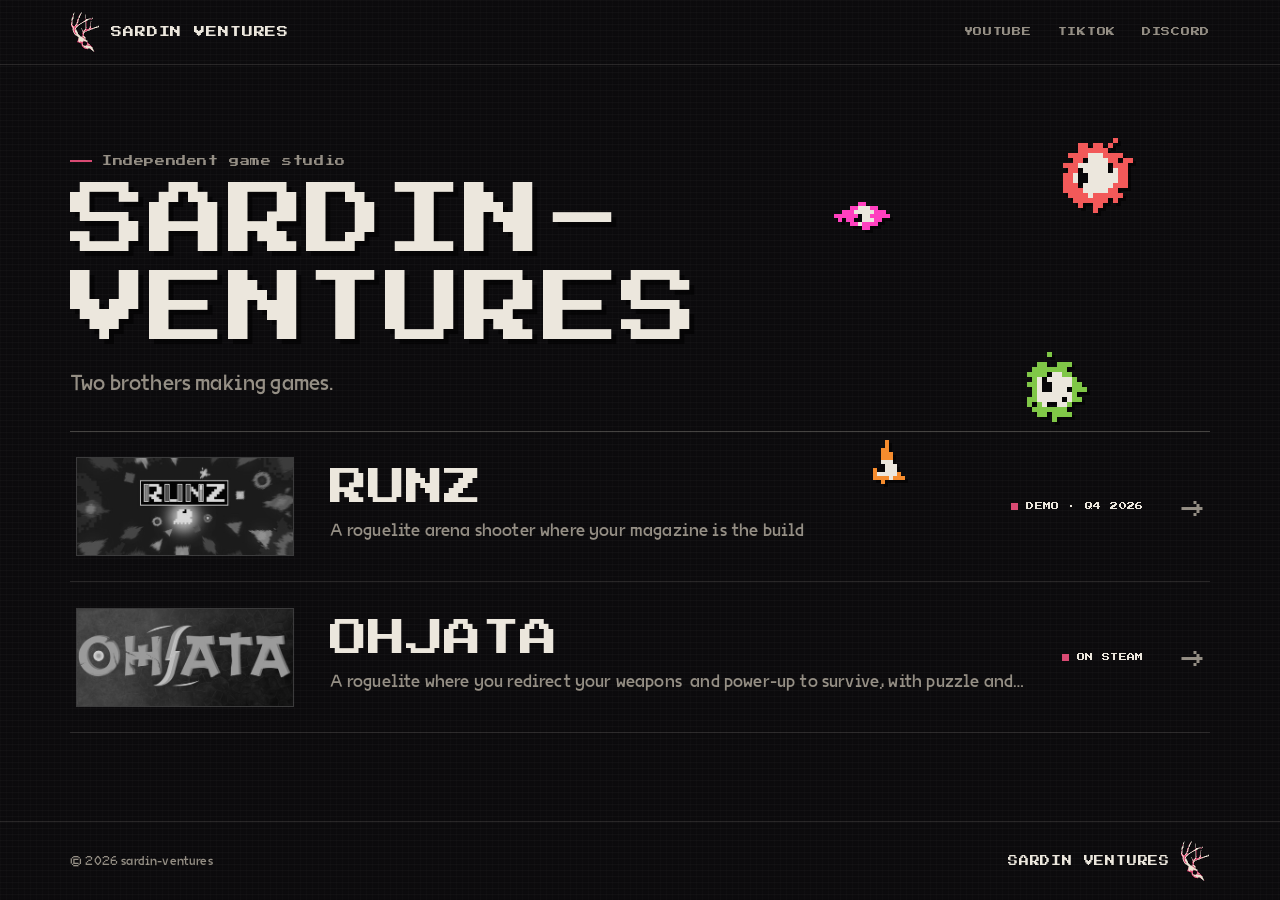
<file: index.html>
<!doctype html>
<html lang="en">
  <head>
    <meta charset="utf-8">
    <meta name="viewport" content="width=device-width, initial-scale=1">
    <title>sardin-ventures</title>
    <meta name="description" content="Brothers making games.">
    <meta property="og:title" content="sardin-ventures">
    <meta property="og:description" content="Brothers making games.">
    <meta property="og:image" content="https://sardin-ventures.github.io/assets/og-image.png">
    <meta property="og:image:width" content="1200">
    <meta property="og:image:height" content="630">
    <meta property="og:type" content="website">
    <link rel="icon" href="/assets/favicon-32.png" sizes="32x32">
    <link rel="apple-touch-icon" href="/assets/apple-touch-icon.png">
    <link rel="stylesheet" href="/site.css?v=2026-mono-15">
  </head>
  <body class="studio-home" data-page="home">
    <header class="site-header">
      <nav class="nav" aria-label="Primary">
        <a class="brand" href="/" aria-label="Sardin Ventures home">
          <img src="/assets/sardin-ventures-skull.png" alt="" width="480" height="672">
          <span data-edit="brand">SARDIN VENTURES</span>
        </a>
        <div class="nav-links">
          <a href="https://www.youtube.com/@sardin-ventures/featured" rel="noopener" target="_blank" data-edit="nav.youtube">YouTube</a>
          <a href="https://www.tiktok.com/@sardinventures" rel="noopener" target="_blank" data-edit="nav.tiktok">TikTok</a>
          <a href="https://discord.gg/5Zy9YzUEvS" rel="noopener" target="_blank" data-edit="nav.discord">Discord</a>
        </div>
      </nav>
    </header>

    <main class="home-main">
      <span class="enemy" data-enemy="bomber" data-m="top:7%; right:5%;" data-cell="5" data-angle="0" style="top:7%; right:5%;" aria-hidden="true"></span>
      <span class="enemy" data-enemy="skitter" data-cell="4" data-angle="0" style="top:15%; right:27%;" aria-hidden="true"></span>
      <span class="enemy" data-enemy="splitter" data-m="top:36%; right:9%;" data-cell="5" data-angle="0" style="top:36%; right:9%;" aria-hidden="true"></span>
      <span class="enemy" data-enemy="spitter" data-cell="4" data-angle="-90" style="top:48%; right:25%;" aria-hidden="true"></span>
      <div class="home-wordmark">
        <p class="eyebrow" data-edit="hero.eyebrow">Independent game studio</p>
        <h1 data-edit="hero.title">SARDIN-<span class="line2">VENTURES</span></h1>
        <p class="home-tagline" data-edit="hero.tagline">Two brothers<span class="pin">&nbsp;</span>making games.</p>
      </div>

      <ol class="game-index">
        <li>
          <a class="game-row" href="/runz/">
            <img class="thumb" src="/runz/assets/runz-header.jpg" alt="RUNZ key art" width="460" height="215">
            <span class="game-row-copy">
              <h2 data-edit="games.0.title">RUNZ</h2>
              <p data-edit="games.0.desc">A roguelite arena shooter where your magazine is the build</p>
            </span>
            <span class="status" data-edit="games.0.status">Demo · Q4 2026</span>
            <span class="game-arrow" aria-hidden="true">→</span>
          </a>
        </li>
        <li>
          <a class="game-row" href="/ohjata/">
            <img class="thumb" src="/ohjata/assets/ohjata-header.jpg" alt="OHJATA key art" width="460" height="215">
            <span class="game-row-copy">
              <h2 data-edit="games.1.title">OHJATA</h2>
              <p data-edit="games.1.desc">A roguelite where you redirect your weapons&nbsp; and power-up to survive, with puzzle and secrets&nbsp;</p>
            </span>
            <span class="status" data-edit="games.1.status">On Steam</span>
            <span class="game-arrow" aria-hidden="true">→</span>
          </a>
        </li>
      </ol>
    </main>

    <footer class="site-footer">
      <div class="footer-inner">
        <p class="footer-meta" data-edit="footer.meta">© 2026 sardin-ventures</p>
        <a class="footer-brand" href="/" aria-label="Sardin Ventures home">
          <span data-edit="brand">SARDIN VENTURES</span>
          <img src="/assets/sardin-ventures-skull.png" alt="" width="480" height="672">
        </a>
      </div>
    </footer>
    <script src="/enemies.js?v=2026-mono-12" defer></script>
    <script src="/content.js?v=2026-edit-2" defer></script>
  </body>
</html>
</file>
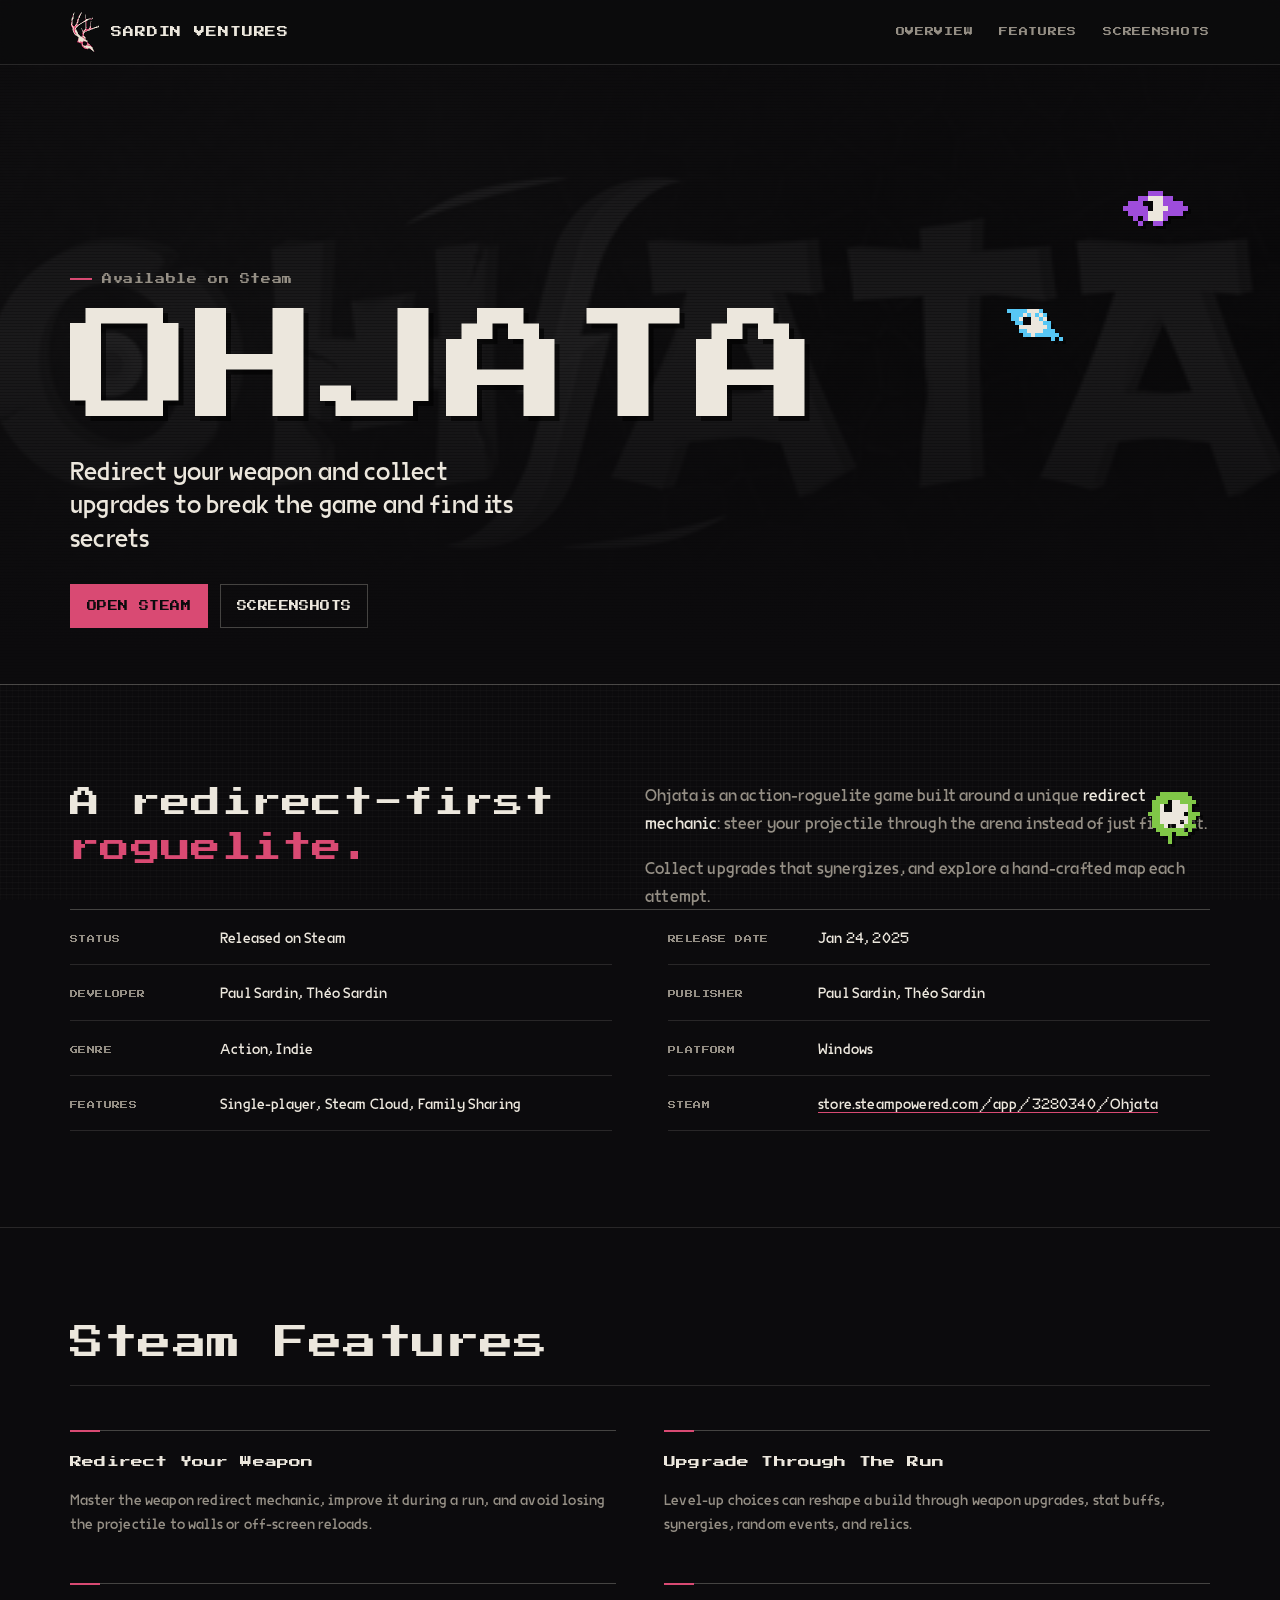
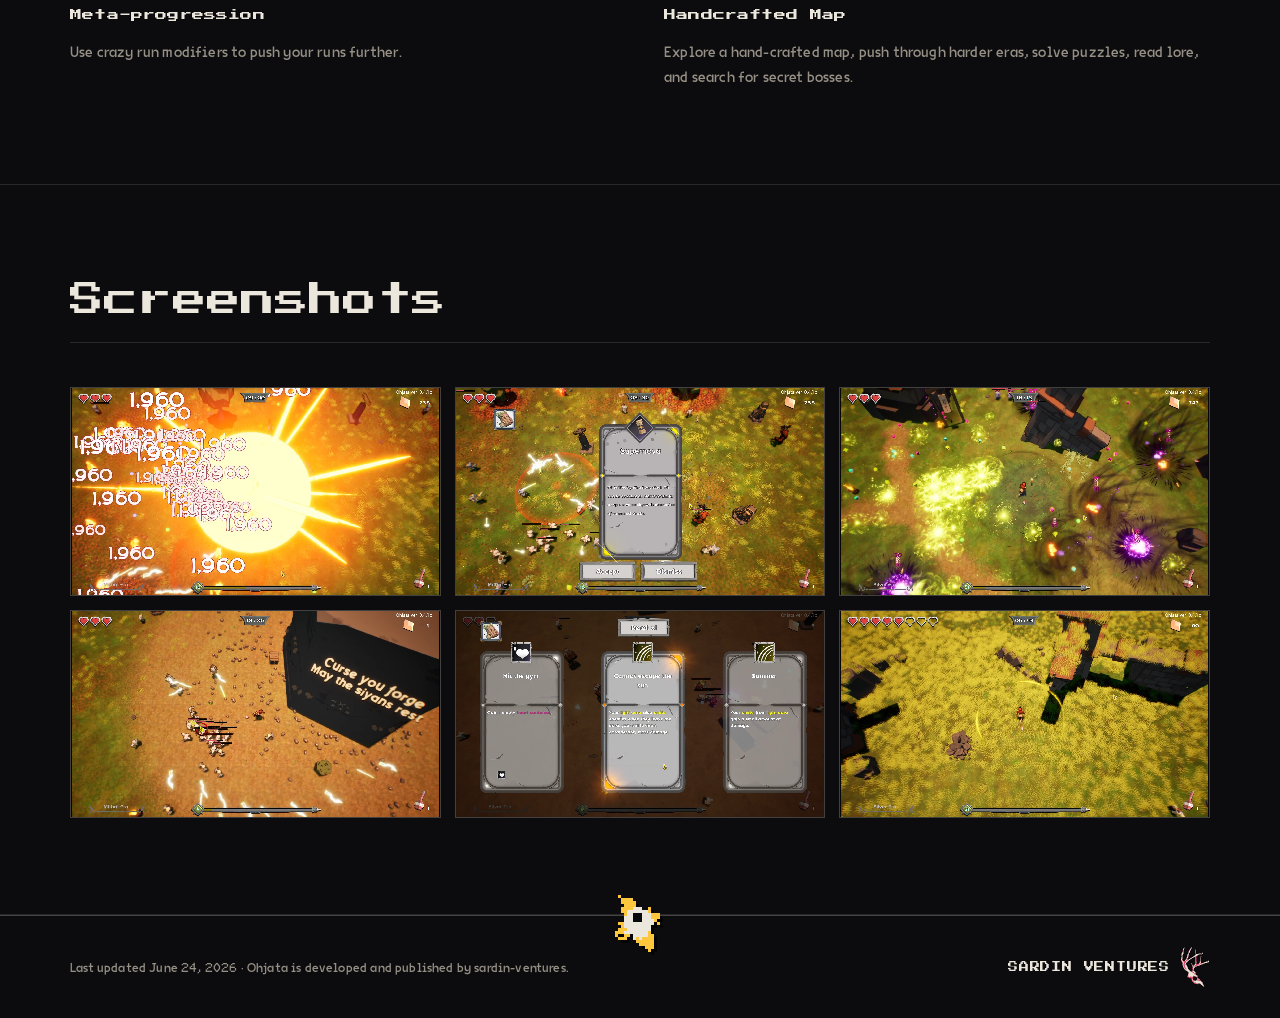
<file: ohjata/index.html>
<!doctype html>
<html lang="en">
  <head>
    <meta charset="utf-8">
    <meta name="viewport" content="width=device-width, initial-scale=1">
    <title>OHJATA | sardin-ventures</title>
    <meta
      name="description"
      content="OHJATA is a released Action/Indie redirect-first survivors-like on Steam by Paul Sardin and Théo Sardin."
    >
    <meta property="og:title" content="OHJATA | sardin-ventures">
    <meta
      property="og:description"
      content="Redirect your weapon, gather upgrades and gems, and explore a volcanic map in OHJATA."
    >
    <meta property="og:image" content="https://sardin-ventures.github.io/ohjata/assets/ohjata-header.jpg">
    <meta property="og:type" content="website">
    <link rel="icon" href="/assets/favicon-32.png" sizes="32x32">
    <link rel="apple-touch-icon" href="/assets/apple-touch-icon.png">
    <link rel="stylesheet" href="/site.css?v=2026-mono-15">
  </head>
  <body data-page="ohjata">
    <header class="site-header">
      <nav class="nav" aria-label="Primary">
        <a class="brand" href="/" aria-label="Sardin Ventures home">
          <img src="/assets/sardin-ventures-skull.png" alt="" width="480" height="672">
          <span data-edit="brand">SARDIN VENTURES</span>
        </a>
        <div class="nav-links">
          <a href="#overview" data-edit="nav.overview">Overview</a>
          <a href="#features" data-edit="nav.features">Features</a>
          <a href="#media" data-edit="nav.media">Screenshots</a>
        </div>
      </nav>
    </header>

    <main id="top">
      <section class="hero ohjata-hero" aria-labelledby="hero-title">
        <span class="enemy" data-enemy="drifter" data-m="top:20px; right:8%;" data-cell="5" style="top:96px; right:6%;" aria-hidden="true"></span>
        <span class="enemy" data-enemy="gem_shard" data-cell="4" style="top:216px; right:16%;" aria-hidden="true"></span>
        <div class="hero-inner">
          <p class="eyebrow" data-edit="hero.eyebrow">Available on Steam</p>
          <h1 id="hero-title" data-edit="hero.title">OHJATA</h1>
          <p class="hero-lead" data-edit="hero.lead">Redirect your weapon and collect upgrades to break the game and find its secrets</p>
          <div class="actions" aria-label="Primary links">
            <a class="button primary" href="https://store.steampowered.com/app/3280340/Ohjata/" rel="noopener" target="_blank" data-edit="hero.btn.steam">Open Steam</a>
            <a class="button" href="#media" data-edit="hero.btn.media">Screenshots</a>
          </div>
        </div>
      </section>

      <section class="section" id="overview" aria-labelledby="overview-title">
        <span class="enemy" data-enemy="splitter" data-cell="4" style="top:16%; right:5%;" aria-hidden="true"></span>
        <div class="section-inner">
          <div class="split">
            <h2 class="lead-statement" id="overview-title" data-edit="overview.title">A redirect-first <span class="hl">roguelite.</span></h2>
            <div class="prose">
              <p data-edit="overview.p1">Ohjata is an action-roguelite game built around a unique <strong>redirect mechanic</strong>: steer your projectile through the arena instead of just firing it.</p>
              <p data-edit="overview.p2">Collect upgrades that synergizes, and explore a hand-crafted map each attempt.</p>
            </div>
          </div>
          <dl class="specs">
            <div class="spec"><dt data-edit="overview.spec.0.dt">Status</dt><dd data-edit="overview.spec.0.dd">Released on Steam</dd></div>
            <div class="spec"><dt data-edit="overview.spec.1.dt">Release date</dt><dd data-edit="overview.spec.1.dd">Jan 24, 2025</dd></div>
            <div class="spec"><dt data-edit="overview.spec.2.dt">Developer</dt><dd data-edit="overview.spec.2.dd">Paul Sardin, Théo Sardin</dd></div>
            <div class="spec"><dt data-edit="overview.spec.3.dt">Publisher</dt><dd data-edit="overview.spec.3.dd">Paul Sardin, Théo Sardin</dd></div>
            <div class="spec"><dt data-edit="overview.spec.4.dt">Genre</dt><dd data-edit="overview.spec.4.dd">Action, Indie</dd></div>
            <div class="spec"><dt data-edit="overview.spec.5.dt">Platform</dt><dd data-edit="overview.spec.5.dd">Windows</dd></div>
            <div class="spec"><dt data-edit="overview.spec.6.dt">Features</dt><dd data-edit="overview.spec.6.dd">Single-player, Steam Cloud, Family Sharing</dd></div>
            <div class="spec"><dt data-edit="overview.spec.7.dt">Steam</dt><dd data-edit="overview.spec.7.dd"><a href="https://store.steampowered.com/app/3280340/Ohjata/" rel="noopener" target="_blank">store.steampowered.com/app/3280340/Ohjata</a></dd></div>
          </dl>
        </div>
      </section>

      <section class="section" id="features" aria-labelledby="features-title">
        <div class="section-inner">
          <div class="section-head">
            <h2 id="features-title" data-edit="features.title">Steam Features</h2>
            <p data-edit="features.sub" hidden></p>
          </div>
          <div class="col-grid col-grid--2">
            <article class="col">
              <h3 data-edit="features.col.0.h">Redirect Your Weapon</h3>
              <p data-edit="features.col.0.p">Master the weapon redirect mechanic, improve it during a run, and avoid losing the projectile to walls or off-screen reloads.</p>
            </article>
            <article class="col">
              <h3 data-edit="features.col.1.h">Upgrade Through The Run</h3>
              <p data-edit="features.col.1.p">Level-up choices can reshape a build through weapon upgrades, stat buffs, synergies, random events, and relics.</p>
            </article>
            <article class="col">
              <h3 data-edit="features.col.2.h">Meta-progression</h3>
              <p data-edit="features.col.2.p">Use crazy run modifiers to push your runs further.</p>
            </article>
            <article class="col">
              <h3 data-edit="features.col.3.h">Handcrafted Map</h3>
              <p data-edit="features.col.3.p">Explore a hand-crafted map, push through harder eras, solve puzzles, read lore, and search for secret bosses.</p>
            </article>
          </div>
        </div>
      </section>

      <section class="section" id="media" aria-labelledby="media-title">
        <div class="section-inner">
          <div class="section-head">
            <h2 id="media-title" data-edit="media.title">Screenshots</h2>
            <p data-edit="media.sub" hidden></p>
          </div>
          <div class="screenshot-grid">
            <a class="screenshot-card" href="/ohjata/assets/screenshots/ohjata-01.jpg">
              <img src="/ohjata/assets/screenshots/ohjata-01.jpg" alt="Ohjata official Steam screenshot 1." width="1920" height="1080">
            </a>
            <a class="screenshot-card" href="/ohjata/assets/screenshots/ohjata-02.jpg">
              <img loading="lazy" src="/ohjata/assets/screenshots/ohjata-02.jpg" alt="Ohjata official Steam screenshot 2." width="1920" height="1080">
            </a>
            <a class="screenshot-card" href="/ohjata/assets/screenshots/ohjata-03.jpg">
              <img loading="lazy" src="/ohjata/assets/screenshots/ohjata-03.jpg" alt="Ohjata official Steam screenshot 3." width="1920" height="1080">
            </a>
            <a class="screenshot-card" href="/ohjata/assets/screenshots/ohjata-04.jpg">
              <img loading="lazy" src="/ohjata/assets/screenshots/ohjata-04.jpg" alt="Ohjata official Steam screenshot 4." width="1920" height="1080">
            </a>
            <a class="screenshot-card" href="/ohjata/assets/screenshots/ohjata-05.jpg">
              <img loading="lazy" src="/ohjata/assets/screenshots/ohjata-05.jpg" alt="Ohjata official Steam screenshot 5." width="1920" height="1080">
            </a>
            <a class="screenshot-card" href="/ohjata/assets/screenshots/ohjata-06.jpg">
              <img loading="lazy" src="/ohjata/assets/screenshots/ohjata-06.jpg" alt="Ohjata official Steam screenshot 6." width="1920" height="1080">
            </a>
          </div>
        </div>
      </section>
    </main>

    <footer class="site-footer">
      <div class="footer-inner">
        <p class="footer-meta" data-edit="footer.meta">Last updated June 24, 2026 · Ohjata is developed and published by sardin-ventures.</p>
        <span class="enemy" data-enemy="gem_cluster" data-m="left:46%; top:-36px;" data-cell="3" style="left:46%; top:-36px;" aria-hidden="true"></span>
        <a class="footer-brand" href="/" aria-label="Sardin Ventures home">
          <span data-edit="brand">SARDIN VENTURES</span>
          <img src="/assets/sardin-ventures-skull.png" alt="" width="480" height="672">
        </a>
      </div>
    </footer>
    <script src="/lightbox.js?v=2026-mono-13" defer></script>
    <script src="/enemies.js?v=2026-mono-12" defer></script>
    <script src="/content.js?v=2026-edit-2" defer></script>
  </body>
</html>
</file>
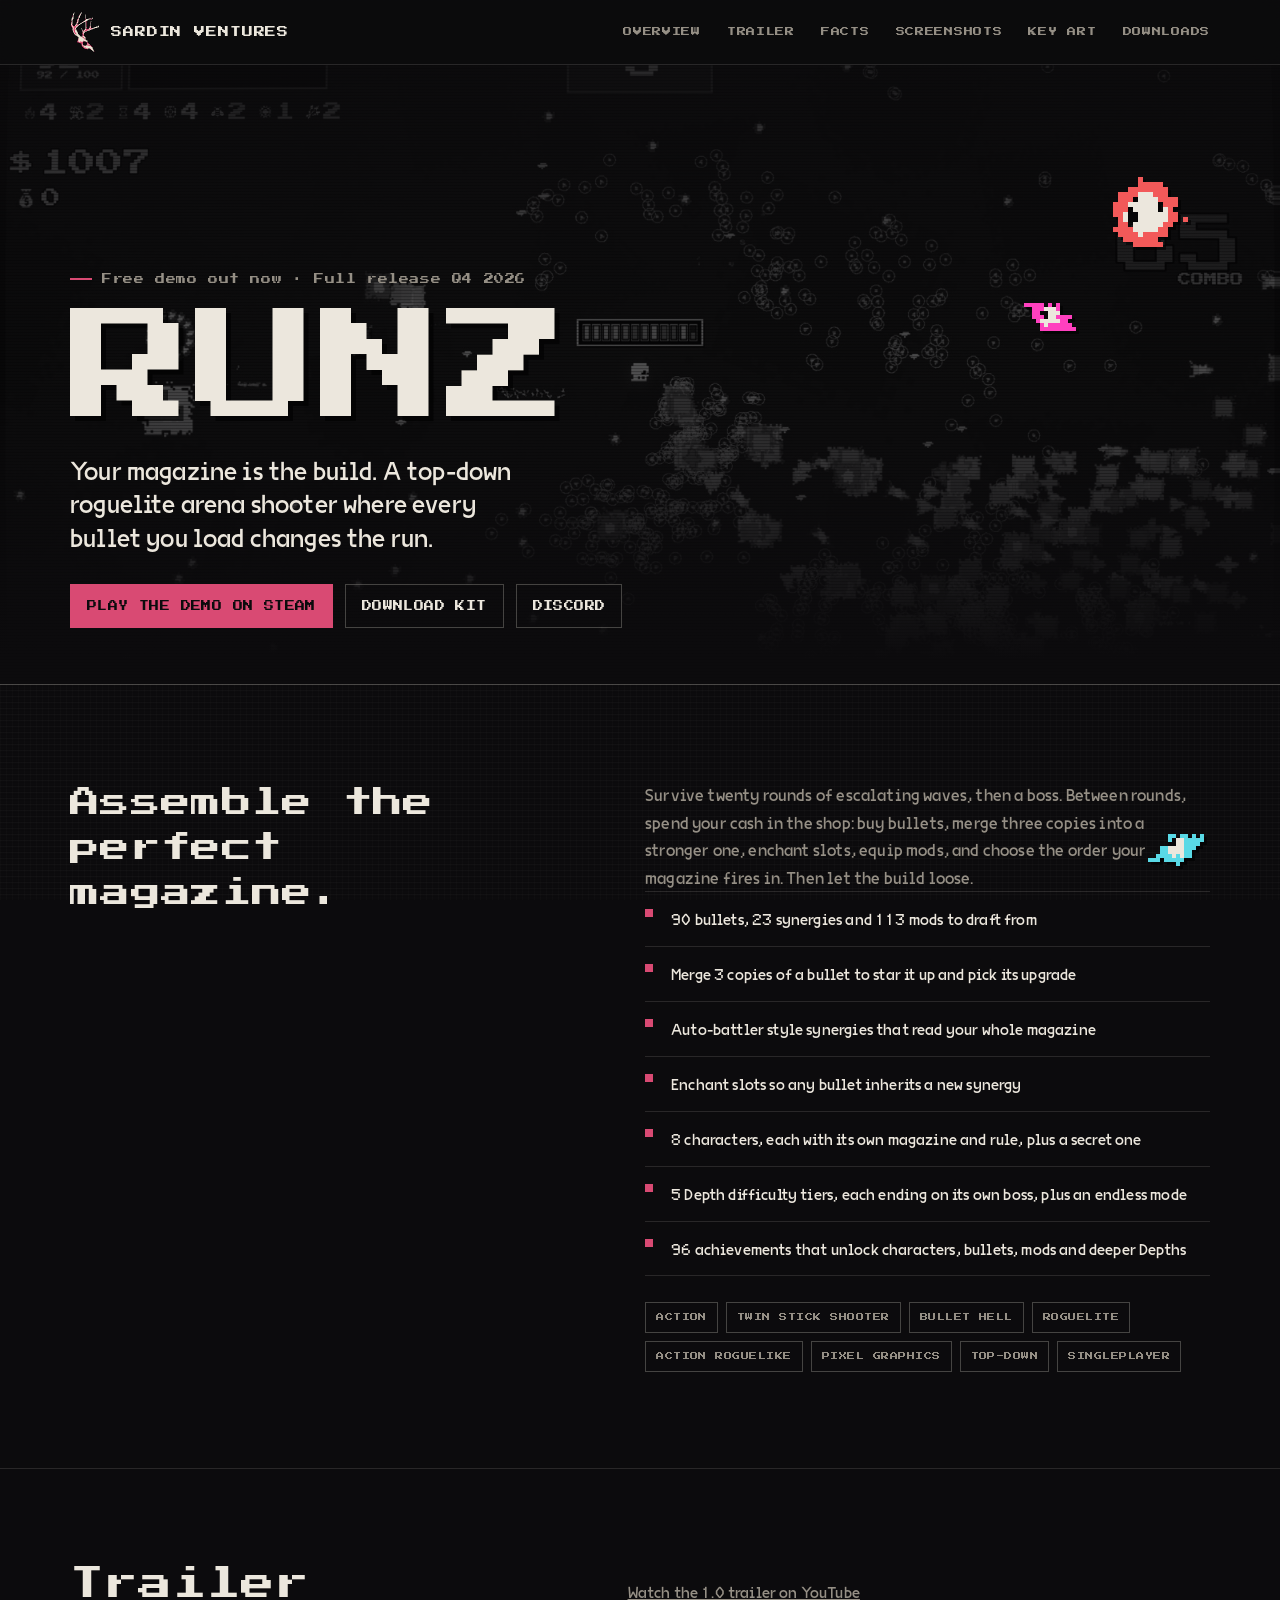
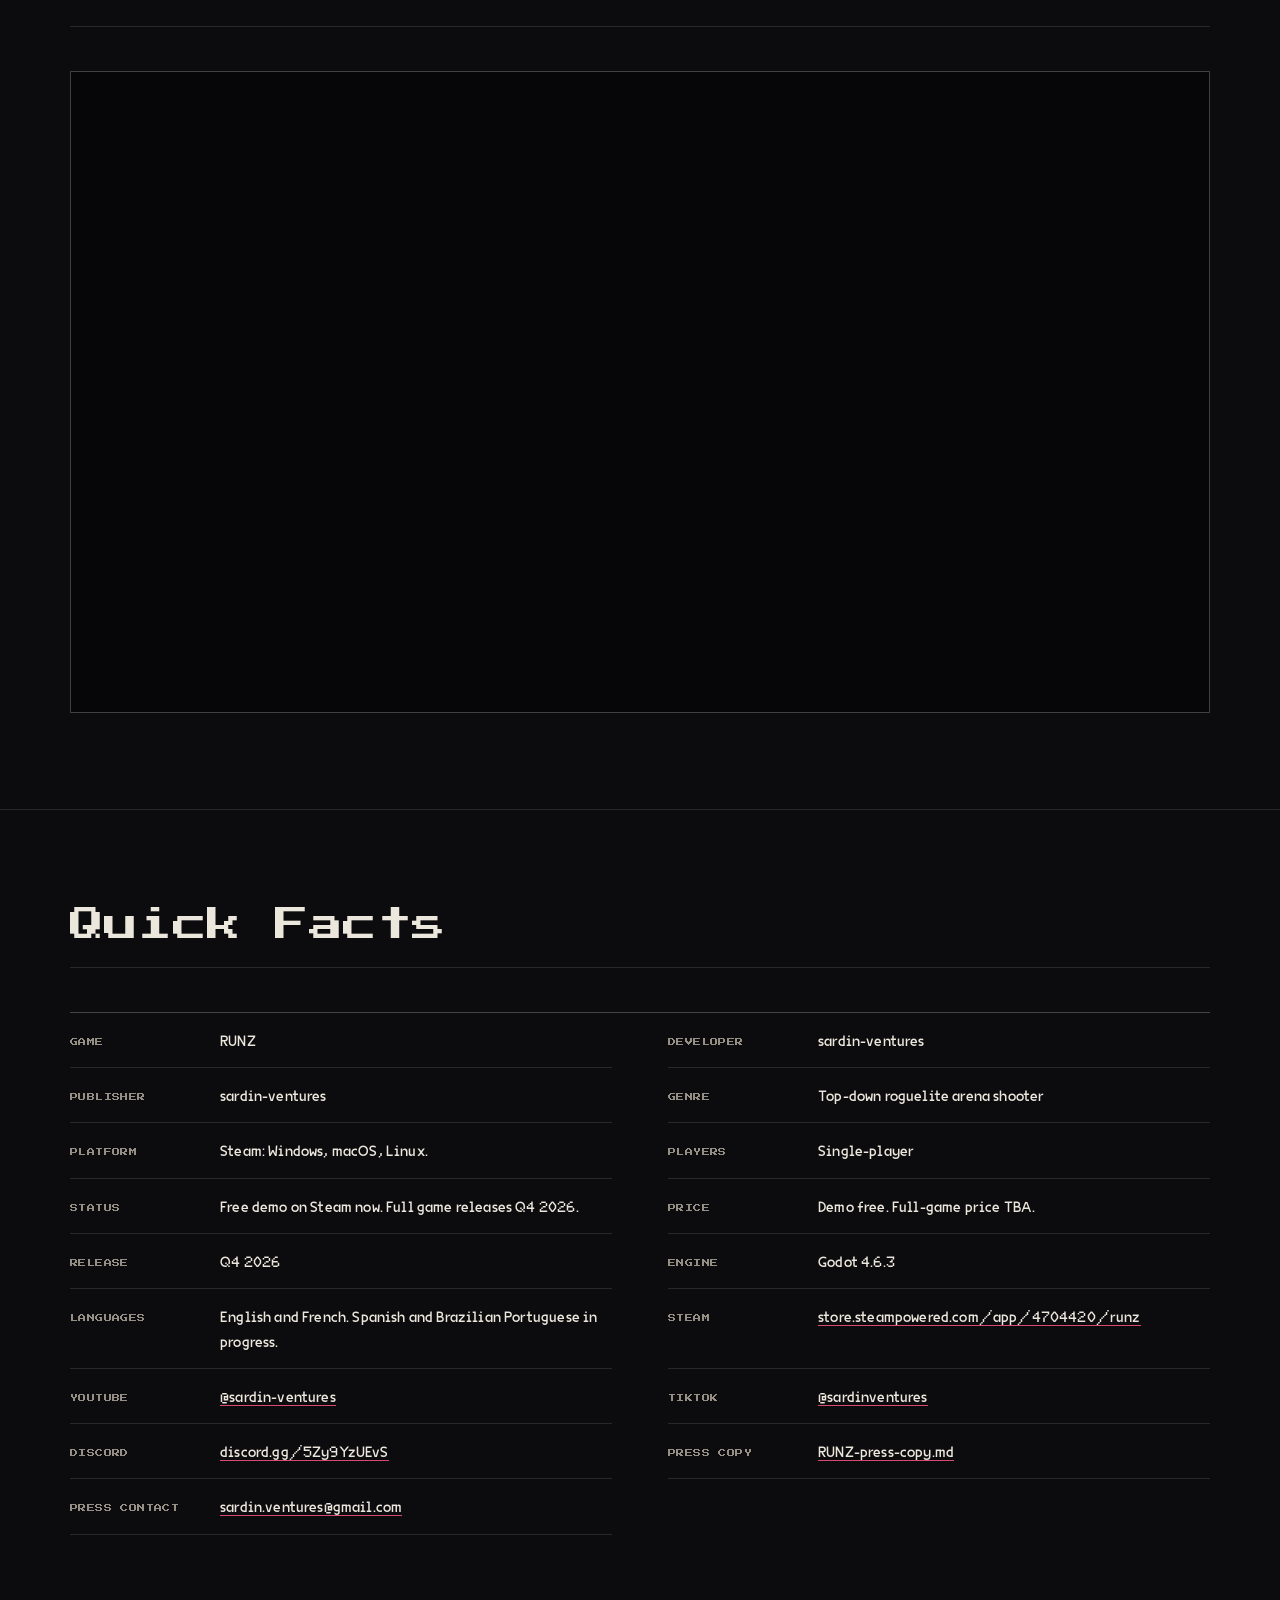
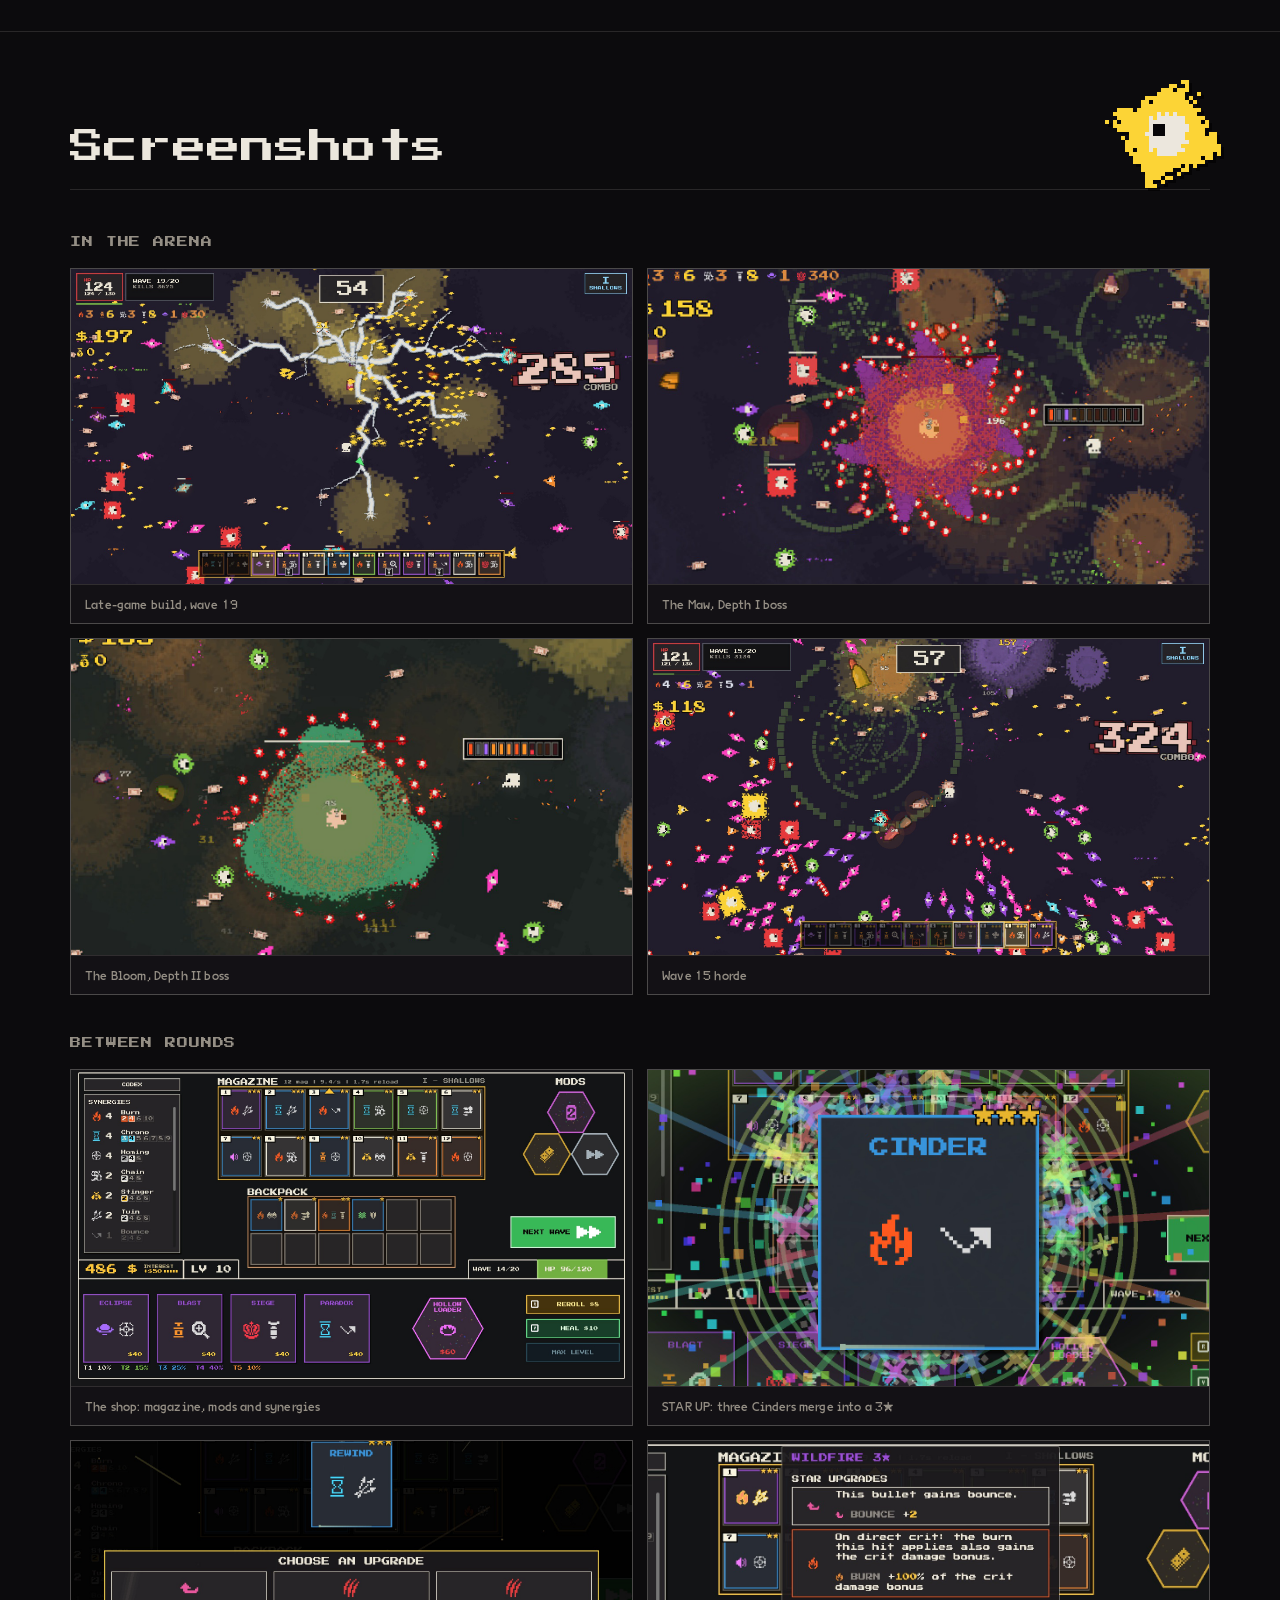
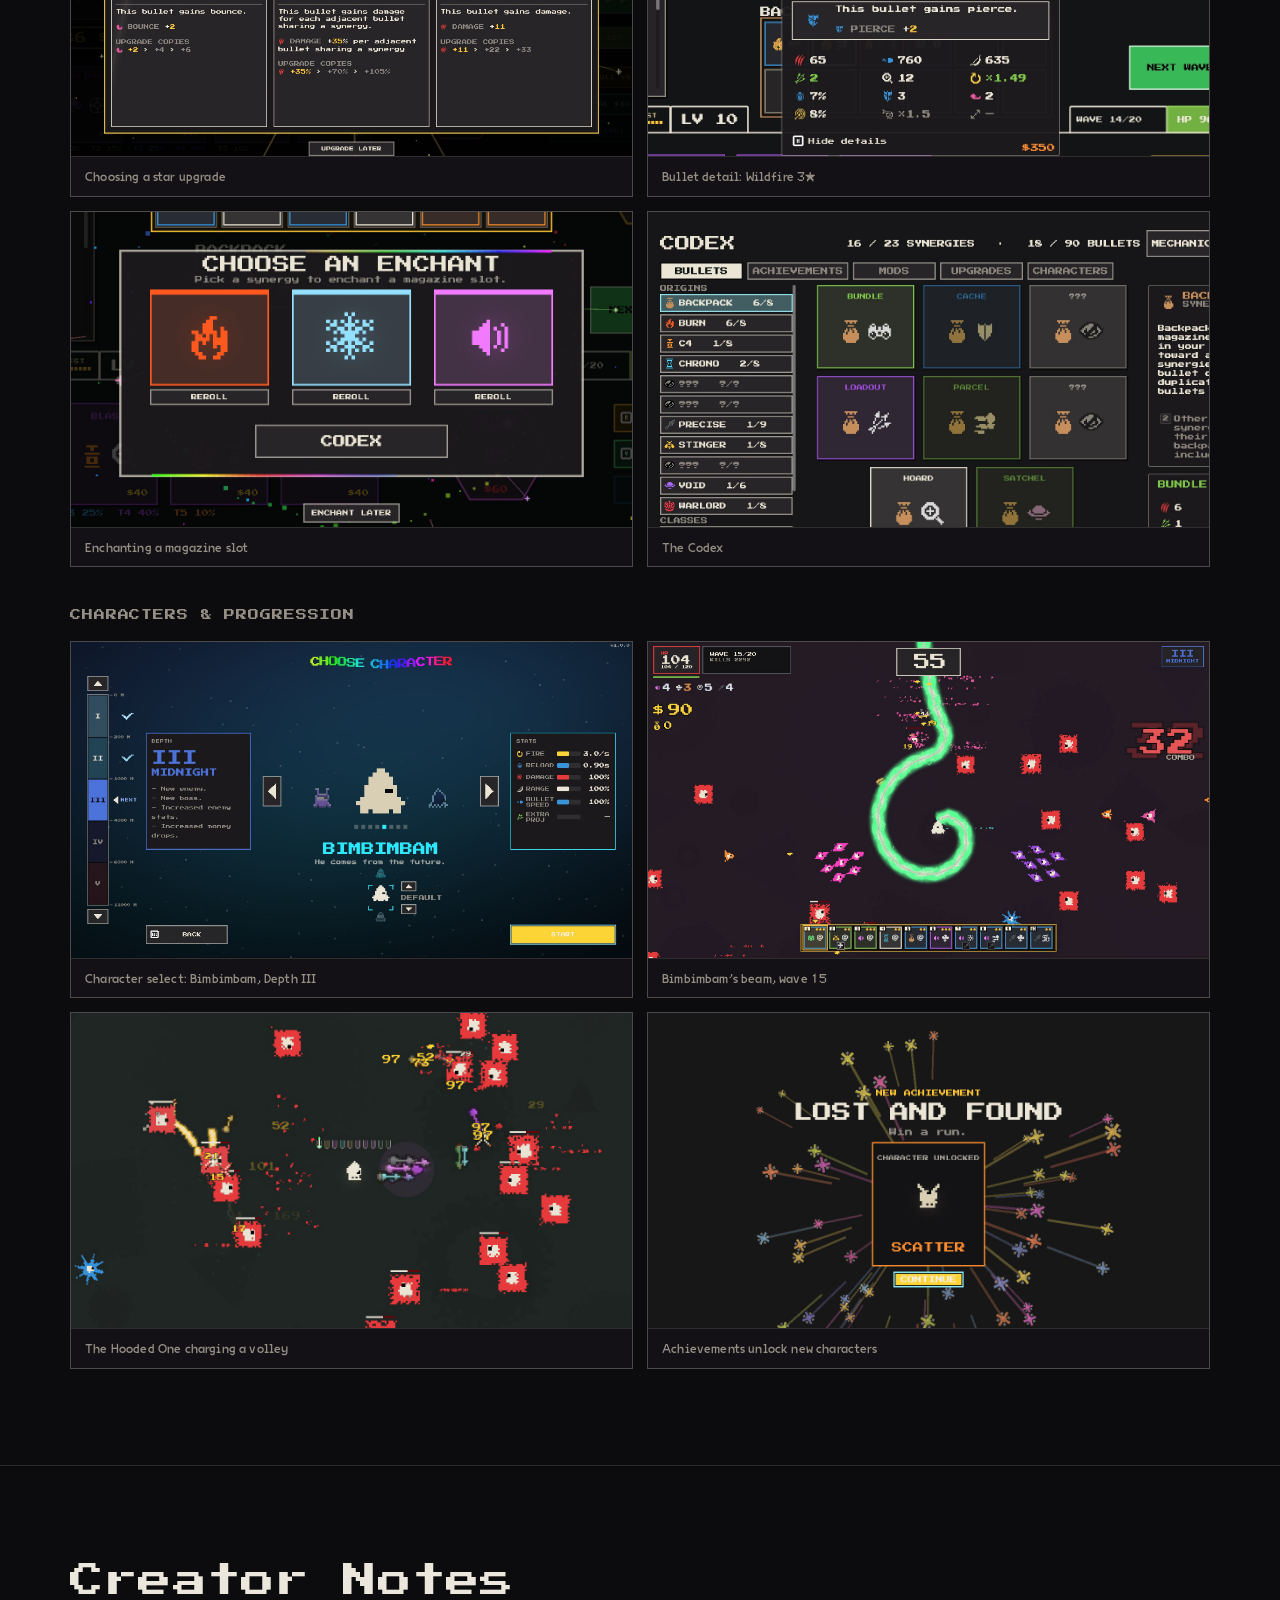
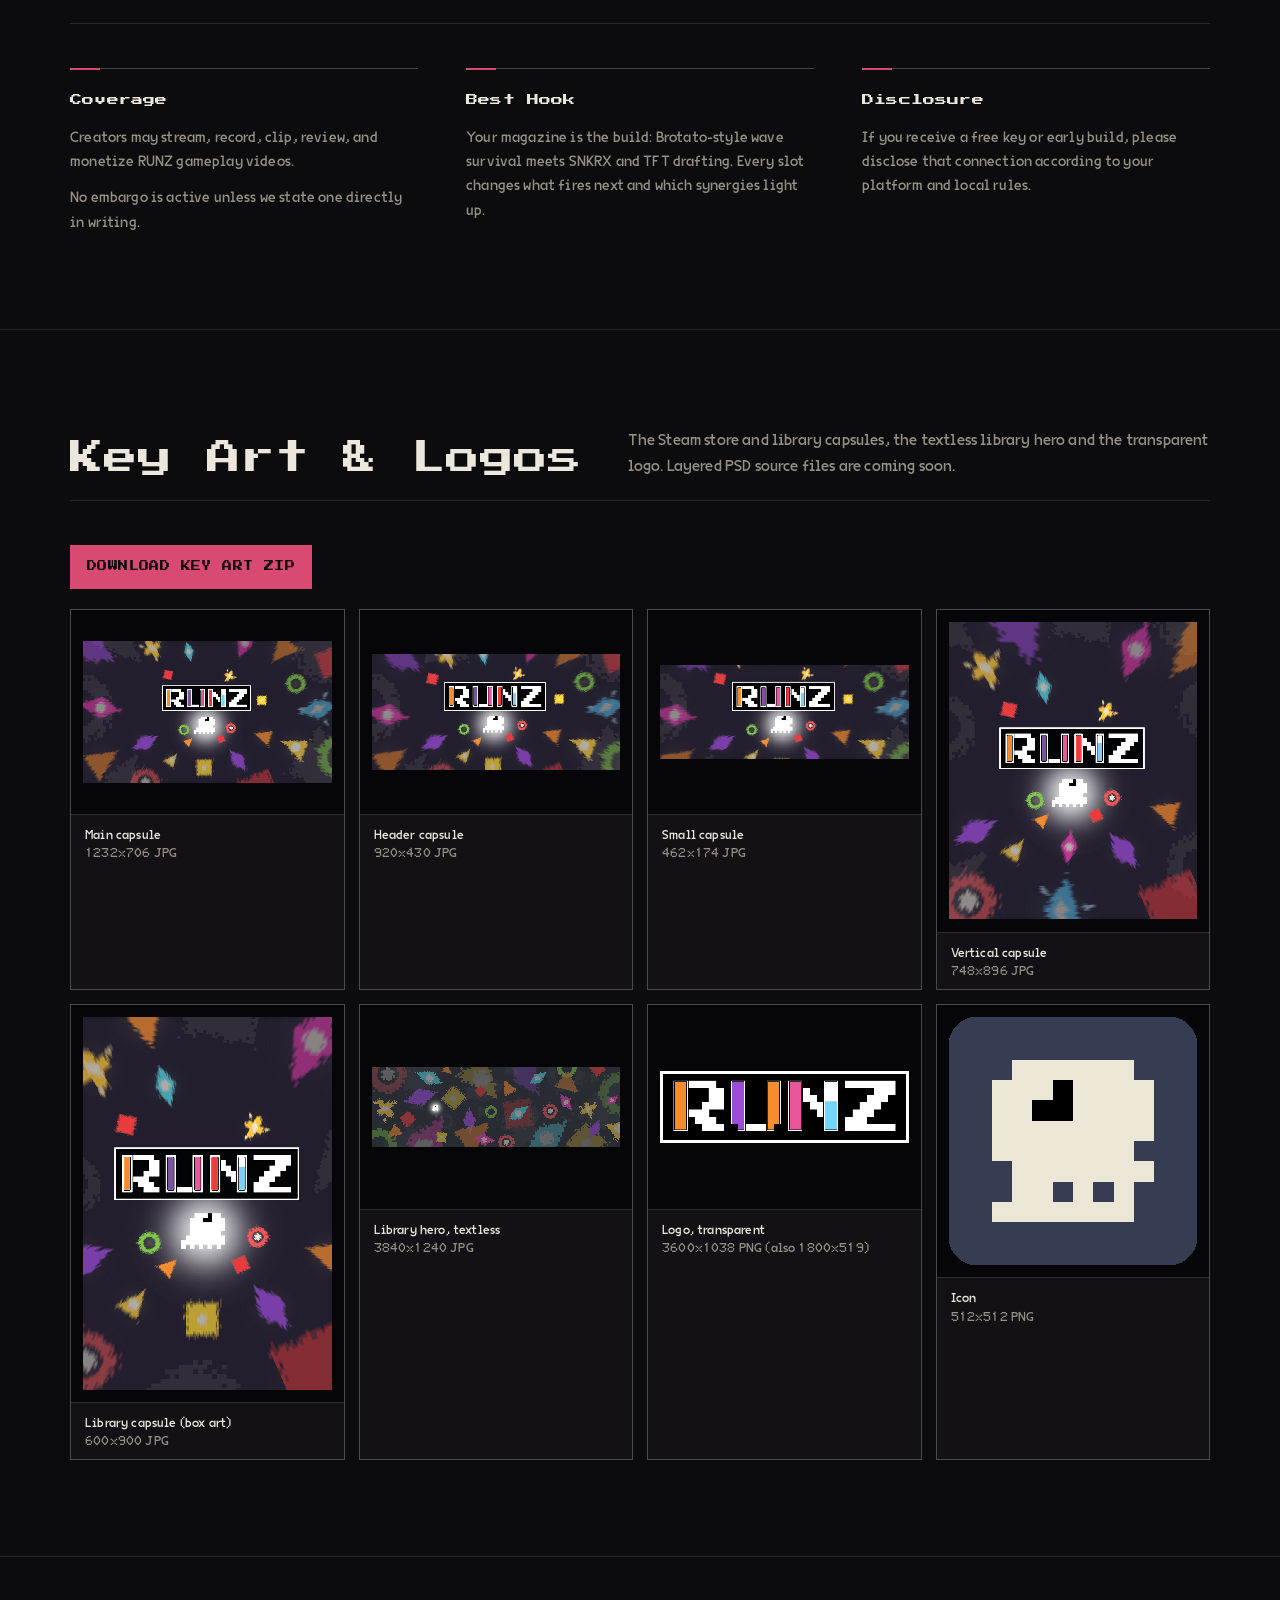
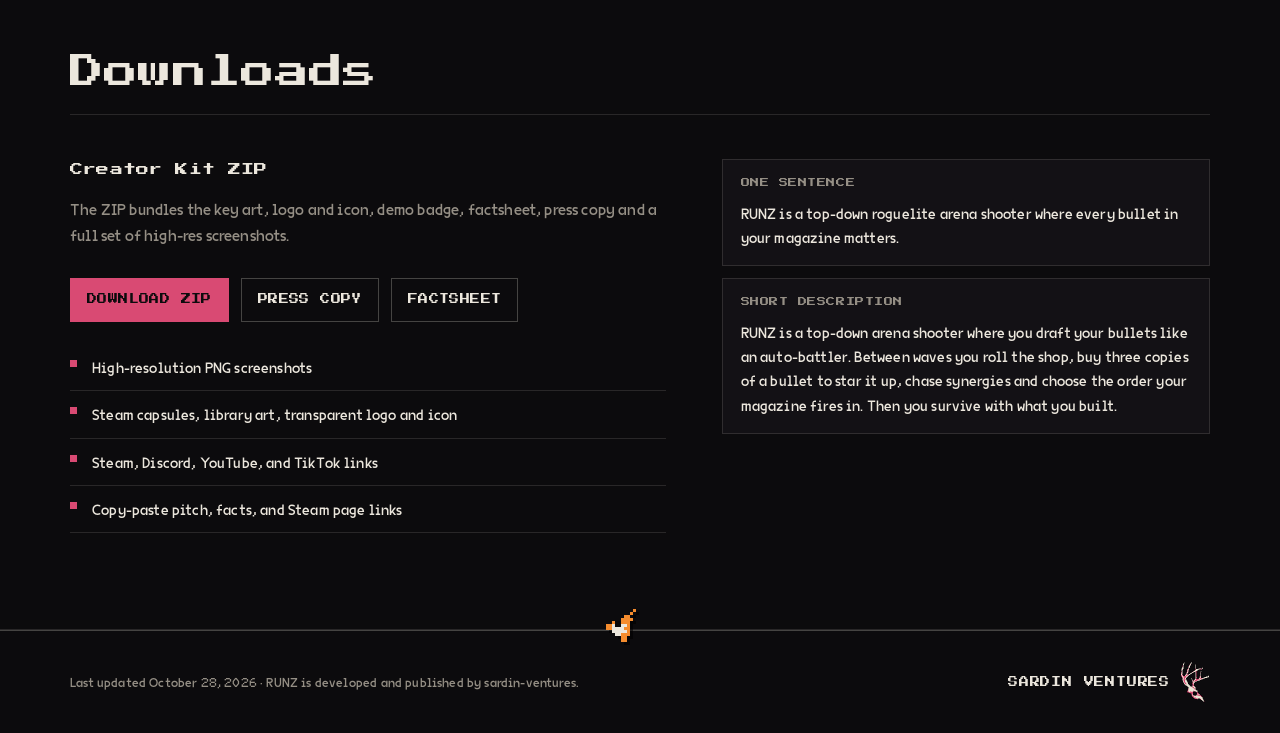
<file: runz/index.html>
<!doctype html>
<html lang="en">
  <head>
    <meta charset="utf-8">
    <meta name="viewport" content="width=device-width, initial-scale=1">
    <title>RUNZ Press Kit | sardin-ventures</title>
    <meta
      name="description"
      content="RUNZ is a top-down roguelite arena shooter where every bullet in your magazine matters. Public demo links, screenshots, facts, creator notes, and press copy."
    >
    <meta property="og:title" content="RUNZ Press Kit">
    <meta
      property="og:description"
      content="Your magazine is the build. Rebuild it every round and see how far it gets you."
    >
    <meta property="og:image" content="https://sardin-ventures.github.io/runz/assets/screenshots/combat-late-build.jpg">
    <meta property="og:type" content="website">
    <meta property="og:url" content="https://sardin-ventures.github.io/runz/">
    <meta property="og:image:width" content="1920">
    <meta property="og:image:height" content="1080">
    <meta property="og:image:alt" content="RUNZ late-game combat: a lightning chain arcs through a crowd of enemies on wave 19 at a 285 combo.">
    <meta name="twitter:card" content="summary_large_image">
    <link rel="canonical" href="https://sardin-ventures.github.io/runz/">
    <link rel="icon" href="/runz/assets/runz-icon.png">
    <link rel="stylesheet" href="/site.css?v=2026-mono-17">
  </head>
  <body data-page="runz">
    <header class="site-header">
      <nav class="nav" aria-label="Primary">
        <a class="brand" href="/" aria-label="Sardin Ventures home">
          <img src="/assets/sardin-ventures-skull.png" alt="" width="480" height="672">
          <span data-edit="brand">SARDIN VENTURES</span>
        </a>
        <div class="nav-links">
          <a href="#overview" data-edit="nav.overview">Overview</a>
          <a href="#trailer" data-edit="nav.trailer">Trailer</a>
          <a href="#facts" data-edit="nav.facts">Facts</a>
          <a href="#media" data-edit="nav.media">Screenshots</a>
          <a href="#keyart" data-edit="nav.keyart">Key Art</a>
          <a href="#downloads" data-edit="nav.downloads">Downloads</a>
        </div>
      </nav>
    </header>

    <main id="top">
      <section class="hero" aria-labelledby="hero-title">
        <span class="enemy" data-enemy="bomber" data-m="top:20px; right:8%;" data-cell="5" style="top:92px; right:6%;" aria-hidden="true"></span>
        <span class="enemy" data-enemy="skitter" data-cell="4" style="top:214px; right:15%;" aria-hidden="true"></span>
        <div class="hero-inner">
          <p class="eyebrow" data-edit="hero.eyebrow">Free demo out now · Full release Q4 2026</p>
          <h1 id="hero-title" data-edit="hero.title">RUNZ</h1>
          <p class="hero-lead" data-edit="hero.lead">Your magazine is the build. A top-down roguelite arena shooter where every bullet you load changes the run.</p>
          <div class="actions" aria-label="Primary links">
            <a class="button primary" href="https://store.steampowered.com/app/4704420/runz/" rel="noopener" target="_blank" data-edit="hero.btn.steam">Play the Demo on Steam</a>
            <a class="button" href="/runz/assets/RUNZ-creator-kit.zip" data-edit="hero.btn.kit">Download Kit</a>
            <a class="button" href="https://discord.gg/5Zy9YzUEvS" rel="noopener" target="_blank" data-edit="hero.btn.discord">Discord</a>
          </div>
        </div>
      </section>

      <section class="section" id="overview" aria-labelledby="overview-title">
        <span class="enemy" data-enemy="predictor" data-cell="4" style="top:16%; right:5%;" aria-hidden="true"></span>
        <div class="section-inner">
          <div class="split">
            <h2 class="lead-statement" id="overview-title" data-edit="overview.title">Assemble the perfect magazine.</h2>
            <div>
              <div class="prose">
                <p data-edit="overview.p1">Survive twenty rounds of escalating waves, then a boss. Between rounds, spend your cash in the shop: buy bullets, merge three copies into a stronger one, enchant slots, equip mods, and choose the order your magazine fires in. Then let the build loose.</p>
                <p data-edit="overview.p2" hidden></p>
              </div>
              <ul class="features">
                <li data-edit="overview.feature.0">90 bullets, 23 synergies and 113 mods to draft from</li>
                <li data-edit="overview.feature.1">Merge 3 copies of a bullet to star it up and pick its upgrade</li>
                <li data-edit="overview.feature.2">Auto-battler style synergies that read your whole magazine</li>
                <li data-edit="overview.feature.3">Enchant slots so any bullet inherits a new synergy</li>
                <li data-edit="overview.feature.4">8 characters, each with its own magazine and rule, plus a secret one</li>
                <li data-edit="overview.feature.5">5 Depth difficulty tiers, each ending on its own boss, plus an endless mode</li>
                <li data-edit="overview.feature.6">96 achievements that unlock characters, bullets, mods and deeper Depths</li>
              </ul>
              <div class="tags" aria-label="Steam tags">
                <span class="tag" data-edit="overview.tag.0">Action</span>
                <span class="tag" data-edit="overview.tag.1">Twin Stick Shooter</span>
                <span class="tag" data-edit="overview.tag.2">Bullet Hell</span>
                <span class="tag" data-edit="overview.tag.3">Roguelite</span>
                <span class="tag" data-edit="overview.tag.4">Action Roguelike</span>
                <span class="tag" data-edit="overview.tag.5">Pixel Graphics</span>
                <span class="tag" data-edit="overview.tag.6">Top-Down</span>
                <span class="tag" data-edit="overview.tag.7">Singleplayer</span>
              </div>
            </div>
          </div>
        </div>
      </section>

      <section class="section" id="trailer" aria-labelledby="trailer-title">
        <div class="section-inner">
          <div class="section-head">
            <h2 id="trailer-title" data-edit="trailer.title">Trailer</h2>
            <p data-edit="trailer.sub"><a href="https://www.youtube.com/watch?v=DWeAxTKSQOU" rel="noopener" target="_blank">Watch the 1.0 trailer on YouTube</a></p>
          </div>
          <div class="trailer-frame">
            <iframe src="https://www.youtube-nocookie.com/embed/DWeAxTKSQOU" title="RUNZ official 1.0 trailer" loading="lazy" allow="accelerometer; encrypted-media; gyroscope; picture-in-picture; fullscreen" referrerpolicy="strict-origin-when-cross-origin" allowfullscreen></iframe>
          </div>
        </div>
      </section>

      <section class="section" id="facts" aria-labelledby="facts-title">
        <div class="section-inner">
          <div class="section-head">
            <h2 id="facts-title" data-edit="facts.title">Quick Facts</h2>
            <p data-edit="facts.sub" hidden></p>
          </div>
          <dl class="specs">
            <div class="spec"><dt data-edit="facts.spec.0.dt">Game</dt><dd data-edit="facts.spec.0.dd">RUNZ</dd></div>
            <div class="spec"><dt data-edit="facts.spec.1.dt">Developer</dt><dd data-edit="facts.spec.1.dd">sardin-ventures</dd></div>
            <div class="spec"><dt data-edit="facts.spec.2.dt">Publisher</dt><dd data-edit="facts.spec.2.dd">sardin-ventures</dd></div>
            <div class="spec"><dt data-edit="facts.spec.3.dt">Genre</dt><dd data-edit="facts.spec.3.dd">Top-down roguelite arena shooter</dd></div>
            <div class="spec"><dt data-edit="facts.spec.4.dt">Platform</dt><dd data-edit="facts.spec.4.dd">Steam: Windows, macOS, Linux.</dd></div>
            <div class="spec"><dt data-edit="facts.spec.5.dt">Players</dt><dd data-edit="facts.spec.5.dd">Single-player</dd></div>
            <div class="spec"><dt data-edit="facts.spec.6.dt">Status</dt><dd data-edit="facts.spec.6.dd">Free demo on Steam now. Full game releases Q4 2026.</dd></div>
            <div class="spec"><dt data-edit="facts.spec.7.dt">Price</dt><dd data-edit="facts.spec.7.dd">Demo free. Full-game price TBA.</dd></div>
            <div class="spec"><dt data-edit="facts.spec.8.dt">Release</dt><dd data-edit="facts.spec.8.dd">Q4 2026</dd></div>
            <div class="spec"><dt data-edit="facts.spec.9.dt">Engine</dt><dd data-edit="facts.spec.9.dd">Godot 4.6.3</dd></div>
            <div class="spec"><dt data-edit="facts.spec.16.dt">Languages</dt><dd data-edit="facts.spec.16.dd">English and French. Spanish and Brazilian Portuguese in progress.</dd></div>
            <div class="spec"><dt data-edit="facts.spec.10.dt">Steam</dt><dd data-edit="facts.spec.10.dd"><a href="https://store.steampowered.com/app/4704420/runz/" rel="noopener" target="_blank">store.steampowered.com/app/4704420/runz</a></dd></div>
            <div class="spec"><dt data-edit="facts.spec.12.dt">YouTube</dt><dd data-edit="facts.spec.12.dd"><a href="https://www.youtube.com/@sardin-ventures/featured" rel="noopener" target="_blank">@sardin-ventures</a></dd></div>
            <div class="spec"><dt data-edit="facts.spec.13.dt">TikTok</dt><dd data-edit="facts.spec.13.dd"><a href="https://www.tiktok.com/@sardinventures" rel="noopener" target="_blank">@sardinventures</a></dd></div>
            <div class="spec"><dt data-edit="facts.spec.14.dt">Discord</dt><dd data-edit="facts.spec.14.dd"><a href="https://discord.gg/5Zy9YzUEvS" rel="noopener" target="_blank">discord.gg/5Zy9YzUEvS</a></dd></div>
            <div class="spec"><dt data-edit="facts.spec.15.dt">Press Copy</dt><dd data-edit="facts.spec.15.dd"><a href="/runz/RUNZ-press-copy.md">RUNZ-press-copy.md</a></dd></div>
            <div class="spec"><dt>Press Contact</dt><dd><a href="mailto:sardin.ventures@gmail.com">sardin.ventures@gmail.com</a></dd></div>
          </dl>
        </div>
      </section>

      <section class="section" id="media" aria-labelledby="media-title">
        <span class="enemy" data-enemy="warden" data-m="top:52px; right:5%;" data-cell="4" style="top:40px; right:4%;" aria-hidden="true"></span>
        <div class="section-inner">
          <div class="section-head">
            <h2 id="media-title" data-edit="media.title">Screenshots</h2>
            <p data-edit="media.sub" hidden></p>
          </div>
          <h3 class="media-group-title" data-edit="media.group.0">In the arena</h3>
          <div class="media-grid">
            <figure class="media-card">
              <a href="/runz/assets/screenshots/combat-late-build.jpg">
                <img src="/runz/assets/screenshots/combat-late-build.jpg" alt="Wave 19 of 20: a lightning chain arcs through a dense crowd of enemies around the player at a 285 combo." width="1920" height="1080">
              </a>
              <figcaption>Late-game build, wave 19</figcaption>
            </figure>
            <figure class="media-card">
              <a href="/runz/assets/screenshots/boss-the-maw.jpg">
                <img loading="lazy" src="/runz/assets/screenshots/boss-the-maw-crop.jpg" alt="The Maw, the wave-20 boss of Depth I, ringed by its own red shots as the player's bullets pile into it at a 575 combo." width="1920" height="1080">
              </a>
              <figcaption>The Maw, Depth I boss</figcaption>
            </figure>
            <figure class="media-card">
              <a href="/runz/assets/screenshots/boss-the-bloom.jpg">
                <img loading="lazy" src="/runz/assets/screenshots/boss-the-bloom-crop.jpg" alt="The Bloom, the Depth II boss, wrapped in a ring of red shots on wave 20 at a 632 combo." width="1920" height="1080">
              </a>
              <figcaption>The Bloom, Depth II boss</figcaption>
            </figure>
            <figure class="media-card">
              <a href="/runz/assets/screenshots/combat-horde.jpg">
                <img loading="lazy" src="/runz/assets/screenshots/combat-horde.jpg" alt="Wave 15 of 20: a horde of enemies swarms the player at a 324 combo." width="1920" height="1080">
              </a>
              <figcaption>Wave 15 horde</figcaption>
            </figure>
          </div>
          <h3 class="media-group-title" data-edit="media.group.1">Between rounds</h3>
          <div class="media-grid">
            <figure class="media-card">
              <a href="/runz/assets/screenshots/shop-full-magazine.jpg">
                <img loading="lazy" src="/runz/assets/screenshots/shop-full-magazine.jpg" alt="The RUNZ shop on wave 14: a full 12-slot magazine of starred bullets, three mods, the backpack, active synergies, new bullet offers and a Hollow Loader mod offer." width="1920" height="1080">
              </a>
              <figcaption>The shop: magazine, mods and synergies</figcaption>
            </figure>
            <figure class="media-card">
              <a href="/runz/assets/screenshots/bullet-star-up.jpg">
                <img loading="lazy" src="/runz/assets/screenshots/bullet-star-up-crop.jpg" alt="The STAR UP moment in the shop: three Cinder bullets merge into a 3-star Cinder amid fireworks." width="1920" height="1080">
              </a>
              <figcaption>STAR UP: three Cinders merge into a 3★</figcaption>
            </figure>
            <figure class="media-card">
              <a href="/runz/assets/screenshots/bullet-upgrade-choice.jpg">
                <img loading="lazy" src="/runz/assets/screenshots/bullet-upgrade-choice-crop.jpg" alt="Choosing one of three upgrades for a freshly merged 3-star Rewind bullet." width="1920" height="1080">
              </a>
              <figcaption>Choosing a star upgrade</figcaption>
            </figure>
            <figure class="media-card">
              <a href="/runz/assets/screenshots/bullet-detail.jpg">
                <img loading="lazy" src="/runz/assets/screenshots/bullet-detail-crop.jpg" alt="The detail panel of a 3-star Wildfire bullet, with its three chosen star upgrades and full stats." width="1920" height="1080">
              </a>
              <figcaption>Bullet detail: Wildfire 3★</figcaption>
            </figure>
            <figure class="media-card">
              <a href="/runz/assets/screenshots/enchant.jpg">
                <img loading="lazy" src="/runz/assets/screenshots/enchant-crop.jpg" alt="The Choose an Enchant popup offering Burn, Frost and Echo synergies to empower a magazine slot." width="1920" height="1080">
              </a>
              <figcaption>Enchanting a magazine slot</figcaption>
            </figure>
            <figure class="media-card">
              <a href="/runz/assets/screenshots/codex.jpg">
                <img loading="lazy" src="/runz/assets/screenshots/codex-crop.jpg" alt="The Codex, tracking discovered bullets and synergies, with undiscovered ones hidden as ???." width="1920" height="1080">
              </a>
              <figcaption>The Codex</figcaption>
            </figure>
          </div>
          <h3 class="media-group-title" data-edit="media.group.2">Characters &amp; progression</h3>
          <div class="media-grid">
            <figure class="media-card">
              <a href="/runz/assets/screenshots/character-select.jpg">
                <img loading="lazy" src="/runz/assets/screenshots/character-select.jpg" alt="The character select screen with Bimbimbam selected, the Depth gauge on III Midnight with I and II cleared, the stats panel and the skin picker." width="1920" height="1080">
              </a>
              <figcaption>Character select: Bimbimbam, Depth III</figcaption>
            </figure>
            <figure class="media-card">
              <a href="/runz/assets/screenshots/character-prism.jpg">
                <img loading="lazy" src="/runz/assets/screenshots/character-prism.jpg" alt="Bimbimbam's beam spirals out of the muzzle between two packs of enemies on wave 15 at Depth III." width="1920" height="1080">
              </a>
              <figcaption>Bimbimbam&#x27;s beam, wave 15</figcaption>
            </figure>
            <figure class="media-card">
              <a href="/runz/assets/screenshots/character-bow.jpg">
                <img loading="lazy" src="/runz/assets/screenshots/character-bow-crop.jpg" alt="The Hooded One charges a volley, a row of loaded arrows beside the player, while its last volley hits enemies on wave 16 at Depth II." width="1920" height="1080">
              </a>
              <figcaption>The Hooded One charging a volley</figcaption>
            </figure>
            <figure class="media-card">
              <a href="/runz/assets/screenshots/character-unlocked.jpg">
                <img loading="lazy" src="/runz/assets/screenshots/character-unlocked-crop.jpg" alt="A new achievement reveal unlocking the character Scatter, with fireworks behind the card." width="1920" height="1080">
              </a>
              <figcaption>Achievements unlock new characters</figcaption>
            </figure>
          </div>
        </div>
      </section>

      <section class="section" id="creators" aria-labelledby="creators-title">
        <div class="section-inner">
          <div class="section-head">
            <h2 id="creators-title" data-edit="creators.title">Creator Notes</h2>
            <p data-edit="creators.sub" hidden></p>
          </div>
          <div class="col-grid">
            <article class="col">
              <h3 data-edit="creators.col.0.h">Coverage</h3>
              <p data-edit="creators.col.0.p0">Creators may stream, record, clip, review, and monetize RUNZ gameplay videos.</p>
              <p data-edit="creators.col.0.p1">No embargo is active unless we state one directly in writing.</p>
            </article>
            <article class="col">
              <h3 data-edit="creators.col.1.h">Best Hook</h3>
              <p data-edit="creators.col.1.p0">Your magazine is the build: Brotato-style wave survival meets SNKRX and TFT drafting. Every slot changes what fires next and which synergies light up.</p>
              <p data-edit="creators.col.1.p1" hidden></p>
            </article>
            <article class="col">
              <h3 data-edit="creators.col.2.h">Disclosure</h3>
              <p data-edit="creators.col.2.p0">If you receive a free key or early build, please disclose that connection according to your platform and local rules.</p>
              <p data-edit="creators.col.2.p1" hidden></p>
            </article>
          </div>
        </div>
      </section>

      <section class="section" id="keyart" aria-labelledby="keyart-title">
        <div class="section-inner">
          <div class="section-head">
            <h2 id="keyart-title" data-edit="keyart.title">Key Art &amp; Logos</h2>
            <p data-edit="keyart.sub">The Steam store and library capsules, the textless library hero and the transparent logo. Layered PSD source files are coming soon.</p>
          </div>
          <div class="actions keyart-actions">
            <a class="button primary" href="/runz/assets/RUNZ-key-art.zip" data-edit="keyart.btn">Download Key Art ZIP</a>
          </div>
          <div class="keyart-grid">
            <a class="keyart-card" href="/runz/assets/keyart/runz-main-capsule-1232x706.jpg" download>
              <span class="keyart-thumb"><img loading="lazy" src="/runz/assets/keyart/runz-main-capsule-1232x706.jpg" alt="RUNZ main capsule"></span>
              <span class="keyart-meta"><strong>Main capsule</strong> 1232×706 JPG</span>
            </a>
            <a class="keyart-card" href="/runz/assets/keyart/runz-header-capsule-920x430.jpg" download>
              <span class="keyart-thumb"><img loading="lazy" src="/runz/assets/keyart/runz-header-capsule-920x430.jpg" alt="RUNZ header capsule"></span>
              <span class="keyart-meta"><strong>Header capsule</strong> 920×430 JPG</span>
            </a>
            <a class="keyart-card" href="/runz/assets/keyart/runz-small-capsule-462x174.jpg" download>
              <span class="keyart-thumb"><img loading="lazy" src="/runz/assets/keyart/runz-small-capsule-462x174.jpg" alt="RUNZ small capsule"></span>
              <span class="keyart-meta"><strong>Small capsule</strong> 462×174 JPG</span>
            </a>
            <a class="keyart-card" href="/runz/assets/keyart/runz-vertical-capsule-748x896.jpg" download>
              <span class="keyart-thumb"><img loading="lazy" src="/runz/assets/keyart/runz-vertical-capsule-748x896.jpg" alt="RUNZ vertical capsule"></span>
              <span class="keyart-meta"><strong>Vertical capsule</strong> 748×896 JPG</span>
            </a>
            <a class="keyart-card" href="/runz/assets/keyart/runz-library-capsule-600x900.jpg" download>
              <span class="keyart-thumb"><img loading="lazy" src="/runz/assets/keyart/runz-library-capsule-600x900.jpg" alt="RUNZ library capsule (box art)"></span>
              <span class="keyart-meta"><strong>Library capsule (box art)</strong> 600×900 JPG</span>
            </a>
            <a class="keyart-card" href="/runz/assets/keyart/runz-library-hero-3840x1240.jpg" download>
              <span class="keyart-thumb"><img loading="lazy" src="/runz/assets/keyart/runz-library-hero-3840x1240.jpg" alt="RUNZ library hero, textless"></span>
              <span class="keyart-meta"><strong>Library hero, textless</strong> 3840×1240 JPG</span>
            </a>
            <a class="keyart-card" href="/runz/assets/keyart/runz-logo-transparent-3600x1038.png" download>
              <span class="keyart-thumb"><img loading="lazy" src="/runz/assets/keyart/runz-logo-transparent-3600x1038.png" alt="RUNZ logo, transparent"></span>
              <span class="keyart-meta"><strong>Logo, transparent</strong> 3600×1038 PNG (also 1800×519)</span>
            </a>
            <a class="keyart-card" href="/runz/assets/keyart/runz-icon-512x512.png" download>
              <span class="keyart-thumb"><img loading="lazy" src="/runz/assets/keyart/runz-icon-512x512.png" alt="RUNZ icon"></span>
              <span class="keyart-meta"><strong>Icon</strong> 512×512 PNG</span>
            </a>
          </div>
        </div>
      </section>

      <section class="section" id="downloads" aria-labelledby="downloads-title">
        <div class="section-inner">
          <div class="section-head">
            <h2 id="downloads-title" data-edit="downloads.title">Downloads</h2>
            <p data-edit="downloads.sub" hidden></p>
          </div>
          <div class="downloads-grid">
            <div class="downloads">
              <h3 data-edit="downloads.kit.h">Creator Kit ZIP</h3>
              <p data-edit="downloads.kit.p">The ZIP bundles the key art, logo and icon, demo badge, factsheet, press copy and a full set of high-res screenshots.</p>
              <div class="actions">
                <a class="button primary" href="/runz/assets/RUNZ-creator-kit.zip" data-edit="downloads.kit.btn.0">Download ZIP</a>
                <a class="button" href="/runz/RUNZ-press-copy.md" data-edit="downloads.kit.btn.1">Press Copy</a>
                <a class="button" href="/runz/assets/RUNZ-factsheet.txt" data-edit="downloads.kit.btn.2">Factsheet</a>
              </div>
              <ul>
                <li data-edit="downloads.kit.li.0">High-resolution PNG screenshots</li>
                <li data-edit="downloads.kit.li.1">Steam capsules, library art, transparent logo and icon</li>
                <li data-edit="downloads.kit.li.2">Steam, Discord, YouTube, and TikTok links</li>
                <li data-edit="downloads.kit.li.3">Copy-paste pitch, facts, and Steam page links</li>
              </ul>
            </div>
            <div class="copy-blocks" aria-label="Copy blocks">
              <div class="copy-block">
                <span class="copy-label" data-edit="downloads.copy.0.label">One Sentence</span>
                <p class="copy-text" data-edit="downloads.copy.0.text">RUNZ is a top-down roguelite arena shooter where every bullet in your magazine matters.</p>
              </div>
              <div class="copy-block">
                <span class="copy-label" data-edit="downloads.copy.1.label">Short Description</span>
                <p class="copy-text" data-edit="downloads.copy.1.text">RUNZ is a top-down arena shooter where you draft your bullets like an auto-battler. Between waves you roll the shop, buy three copies of a bullet to star it up, chase synergies and choose the order your magazine fires in. Then you survive with what you built.</p>
              </div>
            </div>
          </div>
        </div>
      </section>
    </main>

    <footer class="site-footer">
      <div class="footer-inner">
        <p class="footer-meta" data-edit="footer.meta">Last updated October 28, 2026 · RUNZ is developed and published by sardin-ventures.</p>
        <span class="enemy" data-enemy="spitter" data-m="left:46%; top:-34px;" data-cell="3" style="left:46%; top:-34px;" aria-hidden="true"></span>
        <a class="footer-brand" href="/" aria-label="Sardin Ventures home">
          <span data-edit="brand">SARDIN VENTURES</span>
          <img src="/assets/sardin-ventures-skull.png" alt="" width="480" height="672">
        </a>
      </div>
    </footer>
    <script src="/lightbox.js?v=2026-mono-13" defer></script>
    <script src="/enemies.js?v=2026-mono-12" defer></script>
    <script src="/content.js?v=2026-edit-2" defer></script>
  </body>
</html>
</file>
<file: site.css>
/* ============================================================
   sardin-ventures — unified design system
   "MONO ARCADE": dark monochrome, one pink accent, pixel voice.
   Single source of truth for the studio home, RUNZ, and OHJATA.
   Asset/font URLs are root-absolute so this one file serves
   every page (the repo is a GitHub user/org site at domain root).
   ============================================================ */

@font-face {
  font-display: swap;
  font-family: "Press Start 2P";
  src: url("/runz/assets/fonts/PressStart2P-Regular.ttf") format("truetype");
}

@font-face {
  font-display: swap;
  font-family: "VG5000";
  src: url("/assets/fonts/VG5000-Regular.otf") format("opentype");
}

:root {
  color-scheme: dark;

  /* monochrome ramp */
  --bg: #0c0b0d;
  --bg-2: #131115;
  --bg-3: #1a171c;
  --ink: #ece7dd;
  --muted: #958f85;
  --faint: #645e57;

  /* hairlines */
  --line: rgba(236, 231, 221, 0.13);
  --line-2: rgba(236, 231, 221, 0.26);

  /* the single accent */
  --accent: #d94a73;
  --accent-soft: rgba(217, 74, 115, 0.16);
  --on-accent: #0c0b0d;

  --shadow: rgba(0, 0, 0, 0.55);

  --max: 1140px;
  --gutter: clamp(20px, 4vw, 40px);

  --display: "Press Start 2P", ui-monospace, SFMono-Regular, Consolas, monospace;
  --body: "VG5000", ui-monospace, SFMono-Regular, Menlo, Consolas, monospace;
}

* {
  box-sizing: border-box;
}

html {
  scroll-behavior: smooth;
}

body {
  margin: 0;
  background: var(--bg);
  color: var(--ink);
  font-family: var(--body);
  font-size: 17px;
  line-height: 1.62;
  letter-spacing: 0.01em;
  overflow-x: hidden;
  -webkit-font-smoothing: antialiased;
}

/* subtle pixel-grid + scanline texture, fully monochrome */
body::before {
  position: fixed;
  inset: 0;
  z-index: -2;
  background:
    linear-gradient(rgba(236, 231, 221, 0.022) 1px, transparent 1px),
    linear-gradient(90deg, rgba(236, 231, 221, 0.015) 1px, transparent 1px),
    var(--bg);
  background-size: 6px 6px, 6px 6px, auto;
  content: "";
}

body::after {
  position: fixed;
  inset: 0;
  z-index: -1;
  pointer-events: none;
  background: repeating-linear-gradient(
    0deg,
    rgba(0, 0, 0, 0.16) 0,
    rgba(0, 0, 0, 0.16) 1px,
    transparent 1px,
    transparent 3px
  );
  opacity: 0.4;
  content: "";
}

a {
  color: inherit;
}

img {
  display: block;
  max-width: 100%;
}

::selection {
  background: var(--accent);
  color: var(--on-accent);
}

:focus-visible {
  outline: 2px solid var(--accent);
  outline-offset: 3px;
}

/* ------------------------------------------------------------
   shared display rules
   ------------------------------------------------------------ */
h1,
h2,
h3,
.eyebrow,
.button,
.status,
.tag,
.spec dt,
.copy-label,
.brand span {
  font-family: var(--display);
  font-weight: 400;
}

.eyebrow {
  display: inline-flex;
  align-items: center;
  gap: 10px;
  margin: 0 0 26px;
  color: var(--muted);
  font-size: 10px;
  line-height: 1.6;
  letter-spacing: 0.06em;
}

.eyebrow::before {
  width: 22px;
  height: 2px;
  background: var(--accent);
  content: "";
}

/* ------------------------------------------------------------
   header / nav
   ------------------------------------------------------------ */
.site-header {
  position: sticky;
  top: 0;
  z-index: 20;
  border-bottom: 1px solid var(--line);
  background: color-mix(in srgb, var(--bg) 82%, transparent);
  -webkit-backdrop-filter: blur(14px);
  backdrop-filter: blur(14px);
}

.nav {
  display: flex;
  align-items: center;
  justify-content: space-between;
  width: min(100% - (var(--gutter) * 2), var(--max));
  min-height: 64px;
  margin: 0 auto;
  gap: 18px;
}

.brand {
  display: inline-flex;
  align-items: center;
  gap: 11px;
  color: var(--ink);
  text-decoration: none;
}

.brand img {
  width: 30px;
  height: 42px;
  object-fit: contain;
  image-rendering: auto;
}

.brand span {
  font-family: var(--display);
  font-size: 11px;
  line-height: 1;
  letter-spacing: 0.08em;
  color: var(--ink);
}

.nav-links {
  display: flex;
  align-items: center;
  gap: clamp(14px, 2.4vw, 26px);
}

.nav-links a {
  color: var(--muted);
  font-family: var(--display);
  font-size: 9px;
  letter-spacing: 0.08em;
  text-decoration: none;
  text-transform: uppercase;
  transition: color 120ms ease;
}

.nav-links a:hover,
.nav-links a:focus-visible {
  color: var(--accent);
}

/* ------------------------------------------------------------
   buttons
   ------------------------------------------------------------ */
.actions {
  display: flex;
  flex-wrap: wrap;
  gap: 12px;
  margin-top: 30px;
}

.button {
  display: inline-flex;
  align-items: center;
  justify-content: center;
  min-height: 44px;
  padding: 12px 16px;
  border: 1.5px solid var(--line-2);
  background: transparent;
  color: var(--ink);
  font-size: 10px;
  line-height: 1.3;
  letter-spacing: 0.04em;
  text-align: center;
  text-decoration: none;
  text-transform: uppercase;
  transition: background 130ms ease, color 130ms ease, border-color 130ms ease, transform 130ms ease;
}

.button:hover,
.button:focus-visible {
  background: var(--ink);
  border-color: var(--ink);
  color: var(--bg);
  transform: translateY(-2px);
}

.button.primary {
  border-color: var(--accent);
  background: var(--accent);
  color: var(--on-accent);
}

.button.primary:hover,
.button.primary:focus-visible {
  background: transparent;
  color: var(--accent);
}

/* ------------------------------------------------------------
   detail hero (RUNZ / OHJATA)
   ------------------------------------------------------------ */
.hero {
  position: relative;
  display: grid;
  align-items: end;
  min-height: min(620px, 84svh);
  overflow: clip;
  border-bottom: 1px solid var(--line-2);
}

.hero::before {
  position: absolute;
  inset: 0;
  z-index: -2;
  background-image: url("/runz/assets/hero-bg.jpg");
  background-position: center;
  background-size: cover;
  filter: grayscale(1) contrast(1.05) brightness(0.5);
  content: "";
}

.hero::after {
  position: absolute;
  inset: 0;
  z-index: -1;
  background:
    linear-gradient(0deg, var(--bg) 4%, rgba(12, 11, 13, 0.35) 52%, rgba(12, 11, 13, 0.72)),
    repeating-linear-gradient(0deg, rgba(0, 0, 0, 0.22) 0, rgba(0, 0, 0, 0.22) 1px, transparent 1px, transparent 3px);
  content: "";
}

.ohjata-hero::before {
  background-image: url("/ohjata/assets/ohjata-header.jpg");
  /* the OHJATA capsule art contains its own (non-pixel) wordmark — darken it
     hard so only the pixel H1 reads as the title */
  filter: grayscale(1) contrast(1.05) brightness(0.26);
}

.ohjata-hero::after {
  background:
    linear-gradient(0deg, var(--bg) 6%, rgba(12, 11, 13, 0.6) 55%, rgba(12, 11, 13, 0.82)),
    repeating-linear-gradient(0deg, rgba(0, 0, 0, 0.22) 0, rgba(0, 0, 0, 0.22) 1px, transparent 1px, transparent 3px);
}

.hero-inner {
  width: min(100% - (var(--gutter) * 2), var(--max));
  margin: 0 auto;
  padding: 120px 0 56px;
}

h1 {
  margin: 0;
  font-size: clamp(46px, 11vw, 124px);
  line-height: 0.92;
  letter-spacing: 0.01em;
  text-shadow: 5px 5px 0 rgba(0, 0, 0, 0.6);
}

.hero-lead {
  max-width: 30ch;
  margin: 26px 0 0;
  color: var(--ink);
  font-size: clamp(19px, 2.3vw, 26px);
  line-height: 1.3;
}

/* ------------------------------------------------------------
   sections
   ------------------------------------------------------------ */
.section {
  position: relative;
  border-bottom: 1px solid var(--line);
}

.section-inner {
  width: min(100% - (var(--gutter) * 2), var(--max));
  margin: 0 auto;
  padding: clamp(56px, 8vw, 96px) 0;
}

.section-head {
  display: grid;
  grid-template-columns: minmax(0, 1fr) minmax(0, 1.1fr);
  align-items: end;
  gap: 28px;
  margin-bottom: 44px;
  padding-bottom: 22px;
  border-bottom: 1px solid var(--line);
}

.section-head h2 {
  margin: 0;
  font-size: clamp(20px, 3.4vw, 34px);
  line-height: 1.15;
}

.section-head p {
  margin: 0;
  color: var(--muted);
  font-size: 16px;
}

h2 {
  font-size: clamp(20px, 3.4vw, 34px);
  line-height: 1.15;
}

/* big editorial statement — replaces the old boxed "Pitch" panel */
.lead-statement {
  max-width: 22ch;
  margin: 0;
  font-family: var(--display);
  font-size: clamp(18px, 3.1vw, 30px);
  line-height: 1.5;
  letter-spacing: 0.01em;
}

.lead-statement .hl {
  color: var(--accent);
}

.prose p {
  margin: 0 0 18px;
  color: var(--muted);
  font-size: 17px;
}

.prose p:last-child {
  margin-bottom: 0;
}

.prose strong {
  color: var(--ink);
  font-weight: 400;
}

/* two-column editorial split: statement | supporting copy/list */
.split {
  display: grid;
  grid-template-columns: minmax(0, 0.95fr) minmax(0, 1.05fr);
  gap: clamp(28px, 5vw, 64px);
  align-items: start;
}

/* feature list with pixel ticks (no boxes) */
.features {
  display: grid;
  gap: 0;
  margin: 0;
  padding: 0;
  list-style: none;
}

.features li {
  padding: 14px 0 14px 26px;
  border-bottom: 1px solid var(--line);
  color: var(--ink);
  font-size: 16px;
}

.features li:first-child {
  border-top: 1px solid var(--line);
}

.features li {
  position: relative;
}

.features li::before {
  position: absolute;
  left: 0;
  top: 17px;
  width: 8px;
  height: 8px;
  background: var(--accent);
  content: "";
}

/* tag chips (pixel) */
.tags {
  display: flex;
  flex-wrap: wrap;
  gap: 8px;
  margin-top: 26px;
}

.tag {
  padding: 8px 10px;
  border: 1px solid var(--line-2);
  color: var(--muted);
  font-size: 8px;
  letter-spacing: 0.06em;
  text-transform: uppercase;
}

/* ------------------------------------------------------------
   specs table (replaces facts cards on RUNZ + OHJATA)
   ------------------------------------------------------------ */
.specs {
  display: grid;
  grid-template-columns: repeat(2, minmax(0, 1fr));
  gap: 0 clamp(28px, 5vw, 56px);
  margin: 0;
  border-top: 1px solid var(--line-2);
}

.spec {
  display: grid;
  grid-template-columns: 132px minmax(0, 1fr);
  gap: 18px;
  align-items: baseline;
  padding: 15px 0;
  border-bottom: 1px solid var(--line);
}

.spec dt {
  color: var(--muted);
  font-size: 8px;
  line-height: 1.7;
  letter-spacing: 0.05em;
  text-transform: uppercase;
}

.spec dd {
  margin: 0;
  color: var(--ink);
  font-size: 15px;
}

.spec a {
  color: var(--ink);
  text-decoration: none;
  border-bottom: 1px solid var(--accent);
  overflow-wrap: anywhere;
  transition: color 120ms ease;
}

.spec a:hover,
.spec a:focus-visible {
  color: var(--accent);
}

/* ------------------------------------------------------------
   media galleries (mono frame, art colorizes on hover)
   ------------------------------------------------------------ */
.media-group-title {
  margin: 40px 0 16px;
  color: var(--muted);
  font-size: 11px;
  letter-spacing: 0.08em;
  text-transform: uppercase;
}

.section-head + .media-group-title,
.media-group-title:first-child {
  margin-top: 0;
}

.media-grid {
  display: grid;
  grid-template-columns: repeat(2, minmax(0, 1fr));
  gap: 14px;
  align-items: stretch;
}

.screenshot-grid {
  display: grid;
  grid-template-columns: repeat(3, minmax(0, 1fr));
  gap: 14px;
}

.media-card {
  display: flex;
  flex-direction: column;
  margin: 0;
  overflow: hidden;
  border: 1px solid var(--line-2);
  background: var(--bg-2);
}

.media-card a,
.screenshot-card {
  display: block;
  aspect-ratio: 16 / 9;
  overflow: hidden;
  background: #060507;
}

.media-card img,
.screenshot-card img {
  width: 100%;
  height: 100%;
  object-fit: cover;
  transition: transform 320ms ease;
}

.screenshot-card {
  border: 1px solid var(--line-2);
}

.screenshot-card img {
  object-fit: contain;
  image-rendering: pixelated;
}

.media-card a:hover img,
.media-card a:focus-visible img,
.screenshot-card:hover img,
.screenshot-card:focus-visible img {
  transform: scale(1.03);
}

.media-card figcaption {
  flex: 1 1 auto;
  padding: 10px 14px;
  border-top: 1px solid var(--line);
  color: var(--muted);
  font-size: 13px;
  line-height: 1.4;
}

.trailer-frame {
  aspect-ratio: 16 / 9;
  border: 1px solid var(--line-2);
  background: #060507;
}

.trailer-frame iframe {
  display: block;
  width: 100%;
  height: 100%;
  border: 0;
}

.keyart-actions {
  margin-bottom: 20px;
}

.keyart-grid {
  display: grid;
  grid-template-columns: repeat(4, minmax(0, 1fr));
  gap: 14px;
}

.keyart-card {
  display: flex;
  flex-direction: column;
  border: 1px solid var(--line-2);
  background: var(--bg-2);
  color: inherit;
  text-decoration: none;
}

.keyart-thumb {
  display: flex;
  align-items: center;
  justify-content: center;
  aspect-ratio: 4 / 3;
  padding: 12px;
  background: #060507;
}

.keyart-thumb img {
  max-width: 100%;
  max-height: 100%;
  object-fit: contain;
  image-rendering: pixelated;
}

.keyart-meta {
  padding: 10px 14px;
  border-top: 1px solid var(--line);
  color: var(--muted);
  font-size: 13px;
  line-height: 1.4;
}

.keyart-meta strong {
  display: block;
  color: var(--ink);
  font-weight: inherit;
}

.keyart-card:hover .keyart-meta,
.keyart-card:focus-visible .keyart-meta {
  color: var(--ink);
}

@media (max-width: 760px) {
  .keyart-grid {
    grid-template-columns: repeat(2, minmax(0, 1fr));
  }
}

/* ------------------------------------------------------------
   editorial columns (creator notes) — hairlines, not boxes
   ------------------------------------------------------------ */
.col-grid {
  display: grid;
  grid-template-columns: repeat(3, minmax(0, 1fr));
  gap: clamp(24px, 4vw, 48px);
}

.col-grid--2 {
  grid-template-columns: repeat(2, minmax(0, 1fr));
}

.col {
  position: relative;
  padding-top: 22px;
  border-top: 1px solid var(--line-2);
}

.col::before {
  position: absolute;
  top: -1px;
  left: 0;
  width: 30px;
  height: 2px;
  background: var(--accent);
  content: "";
}

.col h3 {
  margin: 0 0 14px;
  color: var(--ink);
  font-size: 12px;
  line-height: 1.6;
}

.col p {
  margin: 0 0 12px;
  color: var(--muted);
  font-size: 15px;
}

.col p:last-child {
  margin-bottom: 0;
}

/* ------------------------------------------------------------
   downloads + copy blocks
   ------------------------------------------------------------ */
.downloads-grid {
  display: grid;
  grid-template-columns: minmax(0, 1fr) minmax(0, 0.82fr);
  gap: clamp(28px, 5vw, 56px);
  align-items: start;
}

.downloads h3 {
  margin: 0 0 16px;
  color: var(--ink);
  font-size: 13px;
}

.downloads p {
  margin: 0 0 18px;
  color: var(--muted);
  font-size: 16px;
}

.downloads ul {
  margin: 22px 0 0;
  padding: 0;
  list-style: none;
}

.downloads li {
  padding: 11px 0 11px 22px;
  border-bottom: 1px solid var(--line);
  color: var(--ink);
  font-size: 15px;
  position: relative;
}

.downloads li::before {
  position: absolute;
  left: 0;
  top: 16px;
  width: 7px;
  height: 7px;
  background: var(--accent);
  content: "";
}

.copy-blocks {
  display: grid;
  gap: 12px;
}

.copy-block {
  padding: 16px 18px;
  border: 1px solid var(--line);
  background: var(--bg-2);
}

.copy-label {
  display: block;
  margin-bottom: 10px;
  color: var(--muted);
  font-size: 9px;
  letter-spacing: 0.06em;
  text-transform: uppercase;
}

.copy-text {
  margin: 0;
  color: var(--ink);
  font-size: 15px;
}

/* ------------------------------------------------------------
   footer
   ------------------------------------------------------------ */
.site-footer {
  border-top: 1px solid var(--line-2);
}

.footer-inner {
  position: relative;
  display: flex;
  align-items: center;
  justify-content: space-between;
  gap: 24px;
  width: min(100% - (var(--gutter) * 2), var(--max));
  margin: 0 auto;
  padding: 30px 0;
}

.footer-meta {
  margin: 0;
  color: var(--muted);
  font-size: 13px;
}

.footer-brand {
  display: inline-flex;
  align-items: center;
  gap: 10px;
  color: var(--accent);
  text-decoration: none;
}

.footer-brand img {
  width: 30px;
  height: 42px;
  object-fit: contain;
  image-rendering: auto;
}

.footer-brand span {
  font-family: var(--display);
  font-size: 10px;
  line-height: 1;
  letter-spacing: 0.08em;
  color: var(--ink);
}

/* ============================================================
   STUDIO HOME — one locked screen, no scroll
   ============================================================ */
.studio-home {
  height: 100svh;
  display: grid;
  grid-template-rows: auto 1fr auto;
  overflow: hidden;
}

.studio-home .site-header {
  position: static;
  background: transparent;
  backdrop-filter: none;
}

.home-main {
  position: relative;
  display: grid;
  align-content: center;
  gap: clamp(18px, 3.5vh, 40px);
  width: min(100% - (var(--gutter) * 2), var(--max));
  margin: 0 auto;
  padding: clamp(12px, 2.5vh, 32px) 0;
  min-height: 0;
}

.home-wordmark {
  display: grid;
  gap: 10px;
}

.home-wordmark .eyebrow {
  margin: 0;
}

.home-wordmark h1 {
  margin: 0;
  font-size: clamp(34px, 6.6vw, 78px);
  line-height: 1.12;
  text-shadow: 5px 5px 0 rgba(0, 0, 0, 0.55);
}

.home-wordmark h1 .line2 {
  display: block;
}

.home-tagline {
  margin: 0;
  color: var(--muted);
  font-size: clamp(16px, 2vw, 22px);
}

.home-tagline .pin {
  color: var(--accent);
}

/* the games list */
.game-index {
  display: grid;
  gap: 0;
  margin: 0;
  padding: 0;
  list-style: none;
  border-top: 1px solid var(--line-2);
}

.game-row {
  display: grid;
  grid-template-columns: clamp(140px, 17vw, 230px) minmax(0, 1fr) auto auto;
  align-items: center;
  gap: clamp(18px, 3vw, 36px);
  padding: clamp(18px, 2.8vh, 30px) 6px;
  border-bottom: 1px solid var(--line);
  color: var(--ink);
  text-decoration: none;
  transition: padding-left 160ms ease, background 160ms ease;
}

.game-row:hover,
.game-row:focus-visible {
  padding-left: 18px;
  background: linear-gradient(90deg, var(--accent-soft), transparent 60%);
}

.game-row .thumb {
  width: 100%;
  height: clamp(82px, 11vh, 126px);
  object-fit: cover;
  border: 1px solid var(--line-2);
  filter: grayscale(1) brightness(0.85);
  transition: filter 220ms ease;
}

.game-row:hover .thumb,
.game-row:focus-visible .thumb {
  filter: none;
}

.game-row-copy {
  min-width: 0;
}

.game-row-copy h2 {
  margin: 0 0 8px;
  font-size: clamp(22px, 3.2vw, 38px);
  line-height: 1;
}

.game-row-copy p {
  margin: 0;
  color: var(--muted);
  font-size: clamp(14px, 1.7vw, 18px);
  overflow: hidden;
  text-overflow: ellipsis;
  white-space: nowrap;
}

.status {
  display: inline-flex;
  align-items: center;
  gap: 8px;
  color: var(--ink);
  font-size: 8px;
  letter-spacing: 0.05em;
  text-transform: uppercase;
  white-space: nowrap;
}

.status::before {
  width: 7px;
  height: 7px;
  background: var(--accent);
  content: "";
}

.game-arrow {
  color: var(--muted);
  font-size: clamp(20px, 3vw, 30px);
  line-height: 1;
  transition: color 160ms ease, transform 160ms ease;
}

.game-row:hover .game-arrow,
.game-row:focus-visible .game-arrow {
  color: var(--accent);
  transform: translateX(4px);
}

.studio-home .site-footer {
  border-top: 1px solid var(--line);
}

.studio-home .footer-inner {
  padding: 18px 0;
}

/* ============================================================
   RUNZ ENEMIES — procedural chunky creatures whose pupils track
   the cursor (ported from the game's ChunkyShape + threat eye).
   Decorative hosts: aria-hidden + pointer-events:none. JS injects
   a <canvas>; placement comes from inline top/right/left/bottom.
   ============================================================ */
.enemy {
  position: absolute;
  z-index: 4;
  line-height: 0;
  pointer-events: none;
  filter: drop-shadow(3px 3px 0 rgba(0, 0, 0, 0.55));
}

.enemy canvas {
  display: block;
  image-rendering: pixelated;
}

/* ------------------------------------------------------------
   screenshot lightbox (opens images on-page; no navigation)
   ------------------------------------------------------------ */
.lightbox {
  position: fixed;
  inset: 0;
  z-index: 60;
  display: none;
  place-items: center;
  padding: clamp(16px, 4vw, 48px);
  background: rgba(6, 5, 7, 0.93);
  cursor: zoom-out;
  -webkit-backdrop-filter: blur(4px);
  backdrop-filter: blur(4px);
}

.lightbox.is-open {
  display: grid;
}

.lightbox-figure {
  display: grid;
  justify-items: center;
  gap: 12px;
  margin: 0;
}

.lightbox img {
  max-width: min(94vw, 1600px);
  max-height: 80vh;
  border: 1px solid var(--line-2);
  box-shadow: 0 24px 90px rgba(0, 0, 0, 0.65);
}

.lightbox-caption {
  max-width: 70ch;
  color: var(--ink);
  font-size: 14px;
  text-align: center;
}

.lightbox-nav {
  position: fixed;
  top: 50%;
  display: grid;
  place-items: center;
  width: 44px;
  height: 44px;
  margin-top: -22px;
  border: 1px solid var(--line-2);
  background: rgba(12, 11, 13, 0.82);
  color: var(--ink);
  font-size: 20px;
  line-height: 1;
  cursor: pointer;
  transition: border-color 120ms ease, color 120ms ease;
}

.lightbox-nav:hover,
.lightbox-nav:focus-visible {
  border-color: var(--accent);
  color: var(--accent);
}

.lightbox-nav[hidden] {
  display: none;
}

.lightbox-prev {
  left: clamp(8px, 2vw, 24px);
}

.lightbox-next {
  right: clamp(8px, 2vw, 24px);
}

.lightbox-hint {
  position: fixed;
  left: 0;
  right: 0;
  bottom: 16px;
  margin: 0;
  text-align: center;
  color: var(--muted);
  font-family: var(--display);
  font-size: 8px;
  letter-spacing: 0.09em;
  text-transform: uppercase;
}

/* ============================================================
   responsive
   ============================================================ */
@media (max-width: 920px) {
  .section-head,
  .split,
  .downloads-grid {
    grid-template-columns: 1fr;
  }

  .section-head {
    gap: 14px;
  }

  .specs {
    grid-template-columns: 1fr;
    gap: 0;
  }

  .screenshot-grid,
  .col-grid {
    grid-template-columns: 1fr;
  }

  .media-grid {
    grid-template-columns: 1fr 1fr;
  }
}

@media (max-width: 720px) {
  .nav {
    min-height: 56px;
  }

  .media-grid {
    grid-template-columns: 1fr;
  }

  .game-row {
    grid-template-columns: minmax(0, 1fr);
    align-items: start;
    gap: 8px 16px;
  }

  .game-row .thumb,
  .game-row .game-arrow {
    display: none;
  }

  .game-row-copy p {
    white-space: normal;
  }

  .game-row .status {
    grid-column: 1;
  }

  .button {
    flex: 1 1 auto;
  }
}

/* relax the locked home so nothing clips on short / small screens */
@media (max-width: 620px), (max-height: 600px) {
  .studio-home {
    height: auto;
    min-height: 100svh;
    overflow: visible;
  }
}

@media (max-width: 620px) {
  .nav {
    flex-direction: column;
    align-items: flex-start;
    min-height: 0;
    padding: 14px 0;
    gap: 12px;
  }

  .nav-links {
    flex-wrap: wrap;
    gap: 10px 16px;
  }

  .hero-inner {
    padding-top: 96px;
  }

  .spec {
    grid-template-columns: 110px minmax(0, 1fr);
    gap: 12px;
  }

  .footer-inner {
    flex-direction: column;
    align-items: flex-start;
  }
}

@media (prefers-reduced-motion: reduce) {
  * {
    transition: none !important;
    scroll-behavior: auto !important;
  }
}
</file>
